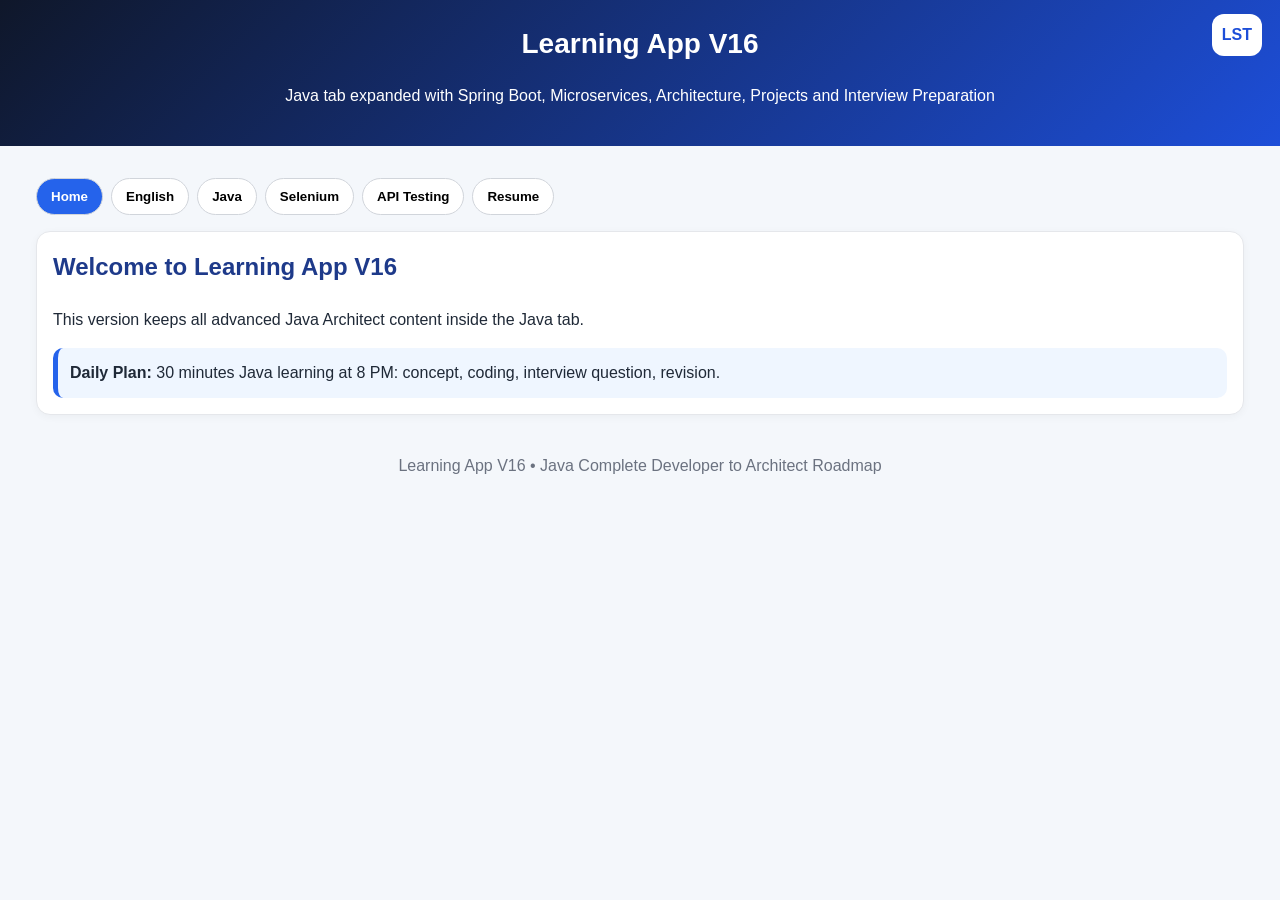
<file: index.html>
<!DOCTYPE html>
<html lang="en">
<head>
<meta charset="UTF-8">
<meta name="viewport" content="width=device-width, initial-scale=1.0">
<title>Learning App V16 - Java Expanded</title>
<link rel="manifest" href="manifest.json">
<link rel="stylesheet" href="style.css">
</head>
<body>
<header>
<div class="logo">LST</div>
<h1>Learning App V16</h1>
<p>Java tab expanded with Spring Boot, Microservices, Architecture, Projects and Interview Preparation</p>
</header>
<div class="wrap">
<div class="tabs"><button class="tab active" onclick="showTab('home',this)">Home</button><button class="tab " onclick="showTab('english',this)">English</button><button class="tab " onclick="showTab('java',this)">Java</button><button class="tab " onclick="showTab('selenium',this)">Selenium</button><button class="tab " onclick="showTab('api-testing',this)">API Testing</button><button class="tab " onclick="showTab('resume',this)">Resume</button></div>
<section id="home" class="section active"><div class="card"><h2>Welcome to Learning App V16</h2><p>This version keeps all advanced Java Architect content inside the Java tab.</p><div class="note"><b>Daily Plan:</b> 30 minutes Java learning at 8 PM: concept, coding, interview question, revision.</div></div></section><section id="english" class="section "><div class="card"><h2>English Learning</h2><ul><li>Daily 10 vocabulary words</li><li>Workplace English</li><li>Grammar practice</li><li>Email writing</li><li>Speaking practice</li></ul></div></section><section id="java" class="section ">
<div class="card">
  <h2>Java Tab - Expanded Learning App V16</h2>
  <p class="note">All advanced content is included inside this Java tab: Core Java, Advanced Java, Spring Boot, Microservices, Architecture, System Design, Real-Time Projects, and Interview Prep.</p>
</div>
<div class="subtabs"><button class="subtab active" onclick="showSubTab('java-core-java',this)">Core Java</button><button class="subtab " onclick="showSubTab('java-advanced-java',this)">Advanced Java</button><button class="subtab " onclick="showSubTab('java-spring-boot',this)">Spring Boot</button><button class="subtab " onclick="showSubTab('java-microservices',this)">Microservices</button><button class="subtab " onclick="showSubTab('java-architecture',this)">Architecture</button><button class="subtab " onclick="showSubTab('java-system-design',this)">System Design</button><button class="subtab " onclick="showSubTab('java-real-time-projects',this)">Real-Time Projects</button><button class="subtab " onclick="showSubTab('java-interview-prep',this)">Interview Prep</button></div>

<div id="java-core-java" class="subsection active">
  <div class="card">
    <h2>Core Java</h2>
    <input class="search" id="search-java-core-java" onkeyup="filterLessons('java-core-java')" placeholder="Search Core Java topics...">
  </div>
  <div class="grid">
<div class="lesson">
  <h3>Java Basics</h3>
  <p><b>Concept:</b> JDK, JRE, JVM, bytecode, variables, data types, operators, methods, loops.</p>
  <p><b>Full Details Included:</b></p>
  <ul>
    <li>Definition and purpose</li>
    <li>Architecture / flow explanation</li>
    <li>Real-time project usage</li>
    <li>Code or configuration example</li>
    <li>Best practices and common mistakes</li>
    <li>Interview preparation</li>
    <li>Hands-on practice task</li>
  </ul>
  <p><b>Example:</b></p>
  <pre>public class Main {
  public static void main(String[] args) {
    int score = 85;
    if (score &gt;= 75) {
      System.out.println(&quot;Good progress&quot;);
    }
  }
}</pre>
  <details><summary>Interview Questions</summary>
    <ol>
      <li>Explain Java Basics with real-time project example.</li>
      <li>What problem does this topic solve?</li>
      <li>What are the advantages and limitations?</li>
      <li>How will you use this in a Spring Boot / Microservices project?</li>
    </ol>
  </details>
  <details><summary>Hands-on Exercise</summary>
    <ol>
      <li>Create a small working example for this concept.</li>
      <li>Add logging and exception handling.</li>
      <li>Write 3 interview notes in your own words.</li>
    </ol>
  </details>
</div>


<div class="lesson">
  <h3>OOP Concepts</h3>
  <p><b>Concept:</b> Class, object, encapsulation, inheritance, polymorphism, abstraction, interface, abstract class.</p>
  <p><b>Full Details Included:</b></p>
  <ul>
    <li>Definition and purpose</li>
    <li>Architecture / flow explanation</li>
    <li>Real-time project usage</li>
    <li>Code or configuration example</li>
    <li>Best practices and common mistakes</li>
    <li>Interview preparation</li>
    <li>Hands-on practice task</li>
  </ul>
  <p><b>Example:</b></p>
  <pre>interface Payment {
  void pay(double amount);
}
class UpiPayment implements Payment {
  public void pay(double amount) {
    System.out.println(&quot;Paid &quot; + amount);
  }
}</pre>
  <details><summary>Interview Questions</summary>
    <ol>
      <li>Explain OOP Concepts with real-time project example.</li>
      <li>What problem does this topic solve?</li>
      <li>What are the advantages and limitations?</li>
      <li>How will you use this in a Spring Boot / Microservices project?</li>
    </ol>
  </details>
  <details><summary>Hands-on Exercise</summary>
    <ol>
      <li>Create a small working example for this concept.</li>
      <li>Add logging and exception handling.</li>
      <li>Write 3 interview notes in your own words.</li>
    </ol>
  </details>
</div>


<div class="lesson">
  <h3>Collections Framework</h3>
  <p><b>Concept:</b> ArrayList, LinkedList, HashSet, TreeSet, HashMap, TreeMap, Comparator, Comparable.</p>
  <p><b>Full Details Included:</b></p>
  <ul>
    <li>Definition and purpose</li>
    <li>Architecture / flow explanation</li>
    <li>Real-time project usage</li>
    <li>Code or configuration example</li>
    <li>Best practices and common mistakes</li>
    <li>Interview preparation</li>
    <li>Hands-on practice task</li>
  </ul>
  <p><b>Example:</b></p>
  <pre>Map&lt;String, Integer&gt; map = new HashMap&lt;&gt;();
map.put(&quot;Java&quot;, 1);
map.put(&quot;Spring&quot;, 2);</pre>
  <details><summary>Interview Questions</summary>
    <ol>
      <li>Explain Collections Framework with real-time project example.</li>
      <li>What problem does this topic solve?</li>
      <li>What are the advantages and limitations?</li>
      <li>How will you use this in a Spring Boot / Microservices project?</li>
    </ol>
  </details>
  <details><summary>Hands-on Exercise</summary>
    <ol>
      <li>Create a small working example for this concept.</li>
      <li>Add logging and exception handling.</li>
      <li>Write 3 interview notes in your own words.</li>
    </ol>
  </details>
</div>


<div class="lesson">
  <h3>Exception Handling</h3>
  <p><b>Concept:</b> try, catch, finally, throw, throws, checked exception, unchecked exception, custom exception.</p>
  <p><b>Full Details Included:</b></p>
  <ul>
    <li>Definition and purpose</li>
    <li>Architecture / flow explanation</li>
    <li>Real-time project usage</li>
    <li>Code or configuration example</li>
    <li>Best practices and common mistakes</li>
    <li>Interview preparation</li>
    <li>Hands-on practice task</li>
  </ul>
  <p><b>Example:</b></p>
  <pre>try {
  int result = 10 / 0;
} catch (ArithmeticException e) {
  System.out.println(&quot;Cannot divide by zero&quot;);
}</pre>
  <details><summary>Interview Questions</summary>
    <ol>
      <li>Explain Exception Handling with real-time project example.</li>
      <li>What problem does this topic solve?</li>
      <li>What are the advantages and limitations?</li>
      <li>How will you use this in a Spring Boot / Microservices project?</li>
    </ol>
  </details>
  <details><summary>Hands-on Exercise</summary>
    <ol>
      <li>Create a small working example for this concept.</li>
      <li>Add logging and exception handling.</li>
      <li>Write 3 interview notes in your own words.</li>
    </ol>
  </details>
</div>


<div class="lesson">
  <h3>Java 8/11/17 Features</h3>
  <p><b>Concept:</b> Lambda, streams, Optional, method reference, var, records, switch improvements.</p>
  <p><b>Full Details Included:</b></p>
  <ul>
    <li>Definition and purpose</li>
    <li>Architecture / flow explanation</li>
    <li>Real-time project usage</li>
    <li>Code or configuration example</li>
    <li>Best practices and common mistakes</li>
    <li>Interview preparation</li>
    <li>Hands-on practice task</li>
  </ul>
  <p><b>Example:</b></p>
  <pre>names.stream()
  .filter(n -&gt; n.startsWith(&quot;S&quot;))
  .forEach(System.out::println);</pre>
  <details><summary>Interview Questions</summary>
    <ol>
      <li>Explain Java 8/11/17 Features with real-time project example.</li>
      <li>What problem does this topic solve?</li>
      <li>What are the advantages and limitations?</li>
      <li>How will you use this in a Spring Boot / Microservices project?</li>
    </ol>
  </details>
  <details><summary>Hands-on Exercise</summary>
    <ol>
      <li>Create a small working example for this concept.</li>
      <li>Add logging and exception handling.</li>
      <li>Write 3 interview notes in your own words.</li>
    </ol>
  </details>
</div>
</div>
</div>

<div id="java-advanced-java" class="subsection ">
  <div class="card">
    <h2>Advanced Java</h2>
    <input class="search" id="search-java-advanced-java" onkeyup="filterLessons('java-advanced-java')" placeholder="Search Advanced Java topics...">
  </div>
  <div class="grid">
<div class="lesson">
  <h3>Multithreading</h3>
  <p><b>Concept:</b> Thread lifecycle, Runnable, Callable, Future, ExecutorService, synchronization, locks.</p>
  <p><b>Full Details Included:</b></p>
  <ul>
    <li>Definition and purpose</li>
    <li>Architecture / flow explanation</li>
    <li>Real-time project usage</li>
    <li>Code or configuration example</li>
    <li>Best practices and common mistakes</li>
    <li>Interview preparation</li>
    <li>Hands-on practice task</li>
  </ul>
  <p><b>Example:</b></p>
  <pre>ExecutorService service = Executors.newFixedThreadPool(2);
service.submit(() -&gt; System.out.println(&quot;Task running&quot;));
service.shutdown();</pre>
  <details><summary>Interview Questions</summary>
    <ol>
      <li>Explain Multithreading with real-time project example.</li>
      <li>What problem does this topic solve?</li>
      <li>What are the advantages and limitations?</li>
      <li>How will you use this in a Spring Boot / Microservices project?</li>
    </ol>
  </details>
  <details><summary>Hands-on Exercise</summary>
    <ol>
      <li>Create a small working example for this concept.</li>
      <li>Add logging and exception handling.</li>
      <li>Write 3 interview notes in your own words.</li>
    </ol>
  </details>
</div>


<div class="lesson">
  <h3>JVM Internals</h3>
  <p><b>Concept:</b> Class loader, heap, stack, metaspace, JIT, garbage collection, memory tuning.</p>
  <p><b>Full Details Included:</b></p>
  <ul>
    <li>Definition and purpose</li>
    <li>Architecture / flow explanation</li>
    <li>Real-time project usage</li>
    <li>Code or configuration example</li>
    <li>Best practices and common mistakes</li>
    <li>Interview preparation</li>
    <li>Hands-on practice task</li>
  </ul>
  <p><b>Example:</b></p>
  <pre>// Example JVM command
// java -Xms512m -Xmx1024m -jar app.jar</pre>
  <details><summary>Interview Questions</summary>
    <ol>
      <li>Explain JVM Internals with real-time project example.</li>
      <li>What problem does this topic solve?</li>
      <li>What are the advantages and limitations?</li>
      <li>How will you use this in a Spring Boot / Microservices project?</li>
    </ol>
  </details>
  <details><summary>Hands-on Exercise</summary>
    <ol>
      <li>Create a small working example for this concept.</li>
      <li>Add logging and exception handling.</li>
      <li>Write 3 interview notes in your own words.</li>
    </ol>
  </details>
</div>


<div class="lesson">
  <h3>Garbage Collection</h3>
  <p><b>Concept:</b> Minor GC, major GC, G1GC, ZGC, heap tuning, memory leak analysis.</p>
  <p><b>Full Details Included:</b></p>
  <ul>
    <li>Definition and purpose</li>
    <li>Architecture / flow explanation</li>
    <li>Real-time project usage</li>
    <li>Code or configuration example</li>
    <li>Best practices and common mistakes</li>
    <li>Interview preparation</li>
    <li>Hands-on practice task</li>
  </ul>
  <p><b>Example:</b></p>
  <pre>// Use VisualVM or Java Flight Recorder to monitor heap usage.</pre>
  <details><summary>Interview Questions</summary>
    <ol>
      <li>Explain Garbage Collection with real-time project example.</li>
      <li>What problem does this topic solve?</li>
      <li>What are the advantages and limitations?</li>
      <li>How will you use this in a Spring Boot / Microservices project?</li>
    </ol>
  </details>
  <details><summary>Hands-on Exercise</summary>
    <ol>
      <li>Create a small working example for this concept.</li>
      <li>Add logging and exception handling.</li>
      <li>Write 3 interview notes in your own words.</li>
    </ol>
  </details>
</div>


<div class="lesson">
  <h3>Design Patterns</h3>
  <p><b>Concept:</b> Singleton, Factory, Builder, Strategy, Observer, Adapter, Facade, DAO.</p>
  <p><b>Full Details Included:</b></p>
  <ul>
    <li>Definition and purpose</li>
    <li>Architecture / flow explanation</li>
    <li>Real-time project usage</li>
    <li>Code or configuration example</li>
    <li>Best practices and common mistakes</li>
    <li>Interview preparation</li>
    <li>Hands-on practice task</li>
  </ul>
  <p><b>Example:</b></p>
  <pre>class Singleton {
  private static final Singleton INSTANCE = new Singleton();
  private Singleton() {}
  public static Singleton getInstance() { return INSTANCE; }
}</pre>
  <details><summary>Interview Questions</summary>
    <ol>
      <li>Explain Design Patterns with real-time project example.</li>
      <li>What problem does this topic solve?</li>
      <li>What are the advantages and limitations?</li>
      <li>How will you use this in a Spring Boot / Microservices project?</li>
    </ol>
  </details>
  <details><summary>Hands-on Exercise</summary>
    <ol>
      <li>Create a small working example for this concept.</li>
      <li>Add logging and exception handling.</li>
      <li>Write 3 interview notes in your own words.</li>
    </ol>
  </details>
</div>


<div class="lesson">
  <h3>JDBC</h3>
  <p><b>Concept:</b> Connection, PreparedStatement, ResultSet, transactions, connection pool, SQL injection prevention.</p>
  <p><b>Full Details Included:</b></p>
  <ul>
    <li>Definition and purpose</li>
    <li>Architecture / flow explanation</li>
    <li>Real-time project usage</li>
    <li>Code or configuration example</li>
    <li>Best practices and common mistakes</li>
    <li>Interview preparation</li>
    <li>Hands-on practice task</li>
  </ul>
  <p><b>Example:</b></p>
  <pre>PreparedStatement ps = con.prepareStatement(
  &quot;select * from employee where id=?&quot;);
ps.setLong(1, 101L);</pre>
  <details><summary>Interview Questions</summary>
    <ol>
      <li>Explain JDBC with real-time project example.</li>
      <li>What problem does this topic solve?</li>
      <li>What are the advantages and limitations?</li>
      <li>How will you use this in a Spring Boot / Microservices project?</li>
    </ol>
  </details>
  <details><summary>Hands-on Exercise</summary>
    <ol>
      <li>Create a small working example for this concept.</li>
      <li>Add logging and exception handling.</li>
      <li>Write 3 interview notes in your own words.</li>
    </ol>
  </details>
</div>
</div>
</div>

<div id="java-spring-boot" class="subsection ">
  <div class="card">
    <h2>Spring Boot</h2>
    <input class="search" id="search-java-spring-boot" onkeyup="filterLessons('java-spring-boot')" placeholder="Search Spring Boot topics...">
  </div>
  <div class="grid">
<div class="lesson">
  <h3>Spring Boot Fundamentals</h3>
  <p><b>Concept:</b> Auto configuration, starter dependencies, embedded Tomcat, profiles, application.properties.</p>
  <p><b>Full Details Included:</b></p>
  <ul>
    <li>Definition and purpose</li>
    <li>Architecture / flow explanation</li>
    <li>Real-time project usage</li>
    <li>Code or configuration example</li>
    <li>Best practices and common mistakes</li>
    <li>Interview preparation</li>
    <li>Hands-on practice task</li>
  </ul>
  <p><b>Example:</b></p>
  <pre>@SpringBootApplication
public class App {
  public static void main(String[] args) {
    SpringApplication.run(App.class, args);
  }
}</pre>
  <details><summary>Interview Questions</summary>
    <ol>
      <li>Explain Spring Boot Fundamentals with real-time project example.</li>
      <li>What problem does this topic solve?</li>
      <li>What are the advantages and limitations?</li>
      <li>How will you use this in a Spring Boot / Microservices project?</li>
    </ol>
  </details>
  <details><summary>Hands-on Exercise</summary>
    <ol>
      <li>Create a small working example for this concept.</li>
      <li>Add logging and exception handling.</li>
      <li>Write 3 interview notes in your own words.</li>
    </ol>
  </details>
</div>


<div class="lesson">
  <h3>REST API Development</h3>
  <p><b>Concept:</b> Controller, Service, Repository, DTO, validation, status code, ResponseEntity.</p>
  <p><b>Full Details Included:</b></p>
  <ul>
    <li>Definition and purpose</li>
    <li>Architecture / flow explanation</li>
    <li>Real-time project usage</li>
    <li>Code or configuration example</li>
    <li>Best practices and common mistakes</li>
    <li>Interview preparation</li>
    <li>Hands-on practice task</li>
  </ul>
  <p><b>Example:</b></p>
  <pre>@RestController
@RequestMapping(&quot;/api/employees&quot;)
class EmployeeController {
  @GetMapping(&quot;/{id}&quot;)
  ResponseEntity&lt;String&gt; getEmployee(@PathVariable Long id) {
    return ResponseEntity.ok(&quot;Employee &quot; + id);
  }
}</pre>
  <details><summary>Interview Questions</summary>
    <ol>
      <li>Explain REST API Development with real-time project example.</li>
      <li>What problem does this topic solve?</li>
      <li>What are the advantages and limitations?</li>
      <li>How will you use this in a Spring Boot / Microservices project?</li>
    </ol>
  </details>
  <details><summary>Hands-on Exercise</summary>
    <ol>
      <li>Create a small working example for this concept.</li>
      <li>Add logging and exception handling.</li>
      <li>Write 3 interview notes in your own words.</li>
    </ol>
  </details>
</div>


<div class="lesson">
  <h3>Spring Data JPA</h3>
  <p><b>Concept:</b> Entity, Repository, JpaRepository, relationships, pagination, sorting, transactions.</p>
  <p><b>Full Details Included:</b></p>
  <ul>
    <li>Definition and purpose</li>
    <li>Architecture / flow explanation</li>
    <li>Real-time project usage</li>
    <li>Code or configuration example</li>
    <li>Best practices and common mistakes</li>
    <li>Interview preparation</li>
    <li>Hands-on practice task</li>
  </ul>
  <p><b>Example:</b></p>
  <pre>@Entity
class Employee {
  @Id @GeneratedValue
  private Long id;
  private String name;
}</pre>
  <details><summary>Interview Questions</summary>
    <ol>
      <li>Explain Spring Data JPA with real-time project example.</li>
      <li>What problem does this topic solve?</li>
      <li>What are the advantages and limitations?</li>
      <li>How will you use this in a Spring Boot / Microservices project?</li>
    </ol>
  </details>
  <details><summary>Hands-on Exercise</summary>
    <ol>
      <li>Create a small working example for this concept.</li>
      <li>Add logging and exception handling.</li>
      <li>Write 3 interview notes in your own words.</li>
    </ol>
  </details>
</div>


<div class="lesson">
  <h3>Spring Security JWT</h3>
  <p><b>Concept:</b> Authentication, authorization, BCrypt, JWT token generation, filters, role-based access.</p>
  <p><b>Full Details Included:</b></p>
  <ul>
    <li>Definition and purpose</li>
    <li>Architecture / flow explanation</li>
    <li>Real-time project usage</li>
    <li>Code or configuration example</li>
    <li>Best practices and common mistakes</li>
    <li>Interview preparation</li>
    <li>Hands-on practice task</li>
  </ul>
  <p><b>Example:</b></p>
  <pre>@Bean
PasswordEncoder passwordEncoder() {
  return new BCryptPasswordEncoder();
}</pre>
  <details><summary>Interview Questions</summary>
    <ol>
      <li>Explain Spring Security JWT with real-time project example.</li>
      <li>What problem does this topic solve?</li>
      <li>What are the advantages and limitations?</li>
      <li>How will you use this in a Spring Boot / Microservices project?</li>
    </ol>
  </details>
  <details><summary>Hands-on Exercise</summary>
    <ol>
      <li>Create a small working example for this concept.</li>
      <li>Add logging and exception handling.</li>
      <li>Write 3 interview notes in your own words.</li>
    </ol>
  </details>
</div>


<div class="lesson">
  <h3>Spring Boot Advanced</h3>
  <p><b>Concept:</b> Redis cache, Spring Batch, WebFlux, GraphQL, actuator, logging, testing.</p>
  <p><b>Full Details Included:</b></p>
  <ul>
    <li>Definition and purpose</li>
    <li>Architecture / flow explanation</li>
    <li>Real-time project usage</li>
    <li>Code or configuration example</li>
    <li>Best practices and common mistakes</li>
    <li>Interview preparation</li>
    <li>Hands-on practice task</li>
  </ul>
  <p><b>Example:</b></p>
  <pre>@Cacheable(&quot;employees&quot;)
public Employee getEmployee(Long id) {
  return repository.findById(id).orElseThrow();
}</pre>
  <details><summary>Interview Questions</summary>
    <ol>
      <li>Explain Spring Boot Advanced with real-time project example.</li>
      <li>What problem does this topic solve?</li>
      <li>What are the advantages and limitations?</li>
      <li>How will you use this in a Spring Boot / Microservices project?</li>
    </ol>
  </details>
  <details><summary>Hands-on Exercise</summary>
    <ol>
      <li>Create a small working example for this concept.</li>
      <li>Add logging and exception handling.</li>
      <li>Write 3 interview notes in your own words.</li>
    </ol>
  </details>
</div>


<div class="lesson">
  <h3>Spring Cloud</h3>
  <p><b>Concept:</b> Eureka, Config Server, Gateway, OpenFeign, Resilience4j, distributed tracing.</p>
  <p><b>Full Details Included:</b></p>
  <ul>
    <li>Definition and purpose</li>
    <li>Architecture / flow explanation</li>
    <li>Real-time project usage</li>
    <li>Code or configuration example</li>
    <li>Best practices and common mistakes</li>
    <li>Interview preparation</li>
    <li>Hands-on practice task</li>
  </ul>
  <p><b>Example:</b></p>
  <pre>@EnableDiscoveryClient
@SpringBootApplication
class OrderServiceApplication {}</pre>
  <details><summary>Interview Questions</summary>
    <ol>
      <li>Explain Spring Cloud with real-time project example.</li>
      <li>What problem does this topic solve?</li>
      <li>What are the advantages and limitations?</li>
      <li>How will you use this in a Spring Boot / Microservices project?</li>
    </ol>
  </details>
  <details><summary>Hands-on Exercise</summary>
    <ol>
      <li>Create a small working example for this concept.</li>
      <li>Add logging and exception handling.</li>
      <li>Write 3 interview notes in your own words.</li>
    </ol>
  </details>
</div>
</div>
</div>

<div id="java-microservices" class="subsection ">
  <div class="card">
    <h2>Microservices</h2>
    <input class="search" id="search-java-microservices" onkeyup="filterLessons('java-microservices')" placeholder="Search Microservices topics...">
  </div>
  <div class="grid">
<div class="lesson">
  <h3>Microservices Fundamentals</h3>
  <p><b>Concept:</b> Monolith vs microservices, bounded context, independent deployment, database per service.</p>
  <p><b>Full Details Included:</b></p>
  <ul>
    <li>Definition and purpose</li>
    <li>Architecture / flow explanation</li>
    <li>Real-time project usage</li>
    <li>Code or configuration example</li>
    <li>Best practices and common mistakes</li>
    <li>Interview preparation</li>
    <li>Hands-on practice task</li>
  </ul>
  <p><b>Example:</b></p>
  <pre>Client -&gt; API Gateway -&gt; Order Service -&gt; Payment Service</pre>
  <details><summary>Interview Questions</summary>
    <ol>
      <li>Explain Microservices Fundamentals with real-time project example.</li>
      <li>What problem does this topic solve?</li>
      <li>What are the advantages and limitations?</li>
      <li>How will you use this in a Spring Boot / Microservices project?</li>
    </ol>
  </details>
  <details><summary>Hands-on Exercise</summary>
    <ol>
      <li>Create a small working example for this concept.</li>
      <li>Add logging and exception handling.</li>
      <li>Write 3 interview notes in your own words.</li>
    </ol>
  </details>
</div>


<div class="lesson">
  <h3>Service Discovery</h3>
  <p><b>Concept:</b> Eureka server/client, registry, service lookup, load-balanced communication.</p>
  <p><b>Full Details Included:</b></p>
  <ul>
    <li>Definition and purpose</li>
    <li>Architecture / flow explanation</li>
    <li>Real-time project usage</li>
    <li>Code or configuration example</li>
    <li>Best practices and common mistakes</li>
    <li>Interview preparation</li>
    <li>Hands-on practice task</li>
  </ul>
  <p><b>Example:</b></p>
  <pre>@EnableEurekaServer
@SpringBootApplication
class DiscoveryServer {}</pre>
  <details><summary>Interview Questions</summary>
    <ol>
      <li>Explain Service Discovery with real-time project example.</li>
      <li>What problem does this topic solve?</li>
      <li>What are the advantages and limitations?</li>
      <li>How will you use this in a Spring Boot / Microservices project?</li>
    </ol>
  </details>
  <details><summary>Hands-on Exercise</summary>
    <ol>
      <li>Create a small working example for this concept.</li>
      <li>Add logging and exception handling.</li>
      <li>Write 3 interview notes in your own words.</li>
    </ol>
  </details>
</div>


<div class="lesson">
  <h3>API Gateway</h3>
  <p><b>Concept:</b> Routing, authentication, authorization, rate limiting, logging, request filtering.</p>
  <p><b>Full Details Included:</b></p>
  <ul>
    <li>Definition and purpose</li>
    <li>Architecture / flow explanation</li>
    <li>Real-time project usage</li>
    <li>Code or configuration example</li>
    <li>Best practices and common mistakes</li>
    <li>Interview preparation</li>
    <li>Hands-on practice task</li>
  </ul>
  <p><b>Example:</b></p>
  <pre>spring:
  cloud:
    gateway:
      routes:
      - id: order-service
        uri: lb://ORDER-SERVICE
        predicates:
        - Path=/orders/**</pre>
  <details><summary>Interview Questions</summary>
    <ol>
      <li>Explain API Gateway with real-time project example.</li>
      <li>What problem does this topic solve?</li>
      <li>What are the advantages and limitations?</li>
      <li>How will you use this in a Spring Boot / Microservices project?</li>
    </ol>
  </details>
  <details><summary>Hands-on Exercise</summary>
    <ol>
      <li>Create a small working example for this concept.</li>
      <li>Add logging and exception handling.</li>
      <li>Write 3 interview notes in your own words.</li>
    </ol>
  </details>
</div>


<div class="lesson">
  <h3>Config Server</h3>
  <p><b>Concept:</b> Centralized configuration, environment profiles, externalized properties.</p>
  <p><b>Full Details Included:</b></p>
  <ul>
    <li>Definition and purpose</li>
    <li>Architecture / flow explanation</li>
    <li>Real-time project usage</li>
    <li>Code or configuration example</li>
    <li>Best practices and common mistakes</li>
    <li>Interview preparation</li>
    <li>Hands-on practice task</li>
  </ul>
  <p><b>Example:</b></p>
  <pre>spring:
  cloud:
    config:
      uri: http://config-server:8888</pre>
  <details><summary>Interview Questions</summary>
    <ol>
      <li>Explain Config Server with real-time project example.</li>
      <li>What problem does this topic solve?</li>
      <li>What are the advantages and limitations?</li>
      <li>How will you use this in a Spring Boot / Microservices project?</li>
    </ol>
  </details>
  <details><summary>Hands-on Exercise</summary>
    <ol>
      <li>Create a small working example for this concept.</li>
      <li>Add logging and exception handling.</li>
      <li>Write 3 interview notes in your own words.</li>
    </ol>
  </details>
</div>


<div class="lesson">
  <h3>Circuit Breaker</h3>
  <p><b>Concept:</b> Resilience4j, fallback method, retry, timeout, bulkhead, fault tolerance.</p>
  <p><b>Full Details Included:</b></p>
  <ul>
    <li>Definition and purpose</li>
    <li>Architecture / flow explanation</li>
    <li>Real-time project usage</li>
    <li>Code or configuration example</li>
    <li>Best practices and common mistakes</li>
    <li>Interview preparation</li>
    <li>Hands-on practice task</li>
  </ul>
  <p><b>Example:</b></p>
  <pre>@CircuitBreaker(name=&quot;paymentService&quot;, fallbackMethod=&quot;fallback&quot;)
public String callPayment() {
  return restTemplate.getForObject(url, String.class);
}</pre>
  <details><summary>Interview Questions</summary>
    <ol>
      <li>Explain Circuit Breaker with real-time project example.</li>
      <li>What problem does this topic solve?</li>
      <li>What are the advantages and limitations?</li>
      <li>How will you use this in a Spring Boot / Microservices project?</li>
    </ol>
  </details>
  <details><summary>Hands-on Exercise</summary>
    <ol>
      <li>Create a small working example for this concept.</li>
      <li>Add logging and exception handling.</li>
      <li>Write 3 interview notes in your own words.</li>
    </ol>
  </details>
</div>


<div class="lesson">
  <h3>Kafka</h3>
  <p><b>Concept:</b> Producer, consumer, broker, topic, partition, offset, consumer group, event streaming.</p>
  <p><b>Full Details Included:</b></p>
  <ul>
    <li>Definition and purpose</li>
    <li>Architecture / flow explanation</li>
    <li>Real-time project usage</li>
    <li>Code or configuration example</li>
    <li>Best practices and common mistakes</li>
    <li>Interview preparation</li>
    <li>Hands-on practice task</li>
  </ul>
  <p><b>Example:</b></p>
  <pre>kafkaTemplate.send(&quot;order-created&quot;, orderEvent);</pre>
  <details><summary>Interview Questions</summary>
    <ol>
      <li>Explain Kafka with real-time project example.</li>
      <li>What problem does this topic solve?</li>
      <li>What are the advantages and limitations?</li>
      <li>How will you use this in a Spring Boot / Microservices project?</li>
    </ol>
  </details>
  <details><summary>Hands-on Exercise</summary>
    <ol>
      <li>Create a small working example for this concept.</li>
      <li>Add logging and exception handling.</li>
      <li>Write 3 interview notes in your own words.</li>
    </ol>
  </details>
</div>


<div class="lesson">
  <h3>RabbitMQ</h3>
  <p><b>Concept:</b> Exchange, queue, binding, routing key, producer, consumer.</p>
  <p><b>Full Details Included:</b></p>
  <ul>
    <li>Definition and purpose</li>
    <li>Architecture / flow explanation</li>
    <li>Real-time project usage</li>
    <li>Code or configuration example</li>
    <li>Best practices and common mistakes</li>
    <li>Interview preparation</li>
    <li>Hands-on practice task</li>
  </ul>
  <p><b>Example:</b></p>
  <pre>rabbitTemplate.convertAndSend(&quot;order.exchange&quot;, &quot;order.created&quot;, order);</pre>
  <details><summary>Interview Questions</summary>
    <ol>
      <li>Explain RabbitMQ with real-time project example.</li>
      <li>What problem does this topic solve?</li>
      <li>What are the advantages and limitations?</li>
      <li>How will you use this in a Spring Boot / Microservices project?</li>
    </ol>
  </details>
  <details><summary>Hands-on Exercise</summary>
    <ol>
      <li>Create a small working example for this concept.</li>
      <li>Add logging and exception handling.</li>
      <li>Write 3 interview notes in your own words.</li>
    </ol>
  </details>
</div>


<div class="lesson">
  <h3>Saga Pattern</h3>
  <p><b>Concept:</b> Distributed transaction management using choreography or orchestration.</p>
  <p><b>Full Details Included:</b></p>
  <ul>
    <li>Definition and purpose</li>
    <li>Architecture / flow explanation</li>
    <li>Real-time project usage</li>
    <li>Code or configuration example</li>
    <li>Best practices and common mistakes</li>
    <li>Interview preparation</li>
    <li>Hands-on practice task</li>
  </ul>
  <p><b>Example:</b></p>
  <pre>Order Created -&gt; Reserve Inventory -&gt; Process Payment -&gt; Ship Order</pre>
  <details><summary>Interview Questions</summary>
    <ol>
      <li>Explain Saga Pattern with real-time project example.</li>
      <li>What problem does this topic solve?</li>
      <li>What are the advantages and limitations?</li>
      <li>How will you use this in a Spring Boot / Microservices project?</li>
    </ol>
  </details>
  <details><summary>Hands-on Exercise</summary>
    <ol>
      <li>Create a small working example for this concept.</li>
      <li>Add logging and exception handling.</li>
      <li>Write 3 interview notes in your own words.</li>
    </ol>
  </details>
</div>


<div class="lesson">
  <h3>CQRS</h3>
  <p><b>Concept:</b> Separate command model and query model for performance and scalability.</p>
  <p><b>Full Details Included:</b></p>
  <ul>
    <li>Definition and purpose</li>
    <li>Architecture / flow explanation</li>
    <li>Real-time project usage</li>
    <li>Code or configuration example</li>
    <li>Best practices and common mistakes</li>
    <li>Interview preparation</li>
    <li>Hands-on practice task</li>
  </ul>
  <p><b>Example:</b></p>
  <pre>Command: CreateOrder
Query: GetOrderSummary</pre>
  <details><summary>Interview Questions</summary>
    <ol>
      <li>Explain CQRS with real-time project example.</li>
      <li>What problem does this topic solve?</li>
      <li>What are the advantages and limitations?</li>
      <li>How will you use this in a Spring Boot / Microservices project?</li>
    </ol>
  </details>
  <details><summary>Hands-on Exercise</summary>
    <ol>
      <li>Create a small working example for this concept.</li>
      <li>Add logging and exception handling.</li>
      <li>Write 3 interview notes in your own words.</li>
    </ol>
  </details>
</div>


<div class="lesson">
  <h3>Event Sourcing</h3>
  <p><b>Concept:</b> Store all state changes as events instead of only current state.</p>
  <p><b>Full Details Included:</b></p>
  <ul>
    <li>Definition and purpose</li>
    <li>Architecture / flow explanation</li>
    <li>Real-time project usage</li>
    <li>Code or configuration example</li>
    <li>Best practices and common mistakes</li>
    <li>Interview preparation</li>
    <li>Hands-on practice task</li>
  </ul>
  <p><b>Example:</b></p>
  <pre>OrderCreated -&gt; PaymentCompleted -&gt; OrderShipped</pre>
  <details><summary>Interview Questions</summary>
    <ol>
      <li>Explain Event Sourcing with real-time project example.</li>
      <li>What problem does this topic solve?</li>
      <li>What are the advantages and limitations?</li>
      <li>How will you use this in a Spring Boot / Microservices project?</li>
    </ol>
  </details>
  <details><summary>Hands-on Exercise</summary>
    <ol>
      <li>Create a small working example for this concept.</li>
      <li>Add logging and exception handling.</li>
      <li>Write 3 interview notes in your own words.</li>
    </ol>
  </details>
</div>


<div class="lesson">
  <h3>Distributed Tracing</h3>
  <p><b>Concept:</b> Trace request flow across services using traceId and spanId.</p>
  <p><b>Full Details Included:</b></p>
  <ul>
    <li>Definition and purpose</li>
    <li>Architecture / flow explanation</li>
    <li>Real-time project usage</li>
    <li>Code or configuration example</li>
    <li>Best practices and common mistakes</li>
    <li>Interview preparation</li>
    <li>Hands-on practice task</li>
  </ul>
  <p><b>Example:</b></p>
  <pre>Gateway traceId=abc123 -&gt; Order Service -&gt; Payment Service</pre>
  <details><summary>Interview Questions</summary>
    <ol>
      <li>Explain Distributed Tracing with real-time project example.</li>
      <li>What problem does this topic solve?</li>
      <li>What are the advantages and limitations?</li>
      <li>How will you use this in a Spring Boot / Microservices project?</li>
    </ol>
  </details>
  <details><summary>Hands-on Exercise</summary>
    <ol>
      <li>Create a small working example for this concept.</li>
      <li>Add logging and exception handling.</li>
      <li>Write 3 interview notes in your own words.</li>
    </ol>
  </details>
</div>
</div>
</div>

<div id="java-architecture" class="subsection ">
  <div class="card">
    <h2>Architecture</h2>
    <input class="search" id="search-java-architecture" onkeyup="filterLessons('java-architecture')" placeholder="Search Architecture topics...">
  </div>
  <div class="grid">
<div class="lesson">
  <h3>Software Architecture Fundamentals</h3>
  <p><b>Concept:</b> Architecture styles, quality attributes, tradeoffs, ADR, scalability, reliability.</p>
  <p><b>Full Details Included:</b></p>
  <ul>
    <li>Definition and purpose</li>
    <li>Architecture / flow explanation</li>
    <li>Real-time project usage</li>
    <li>Code or configuration example</li>
    <li>Best practices and common mistakes</li>
    <li>Interview preparation</li>
    <li>Hands-on practice task</li>
  </ul>
  <p><b>Example:</b></p>
  <pre>ADR:
Decision: Use Kafka for async events
Reason: Loose coupling and resilience</pre>
  <details><summary>Interview Questions</summary>
    <ol>
      <li>Explain Software Architecture Fundamentals with real-time project example.</li>
      <li>What problem does this topic solve?</li>
      <li>What are the advantages and limitations?</li>
      <li>How will you use this in a Spring Boot / Microservices project?</li>
    </ol>
  </details>
  <details><summary>Hands-on Exercise</summary>
    <ol>
      <li>Create a small working example for this concept.</li>
      <li>Add logging and exception handling.</li>
      <li>Write 3 interview notes in your own words.</li>
    </ol>
  </details>
</div>


<div class="lesson">
  <h3>High-Level Design</h3>
  <p><b>Concept:</b> System components, service boundaries, external systems, security, data flow.</p>
  <p><b>Full Details Included:</b></p>
  <ul>
    <li>Definition and purpose</li>
    <li>Architecture / flow explanation</li>
    <li>Real-time project usage</li>
    <li>Code or configuration example</li>
    <li>Best practices and common mistakes</li>
    <li>Interview preparation</li>
    <li>Hands-on practice task</li>
  </ul>
  <p><b>Example:</b></p>
  <pre>User -&gt; UI -&gt; API Gateway -&gt; Services -&gt; Database</pre>
  <details><summary>Interview Questions</summary>
    <ol>
      <li>Explain High-Level Design with real-time project example.</li>
      <li>What problem does this topic solve?</li>
      <li>What are the advantages and limitations?</li>
      <li>How will you use this in a Spring Boot / Microservices project?</li>
    </ol>
  </details>
  <details><summary>Hands-on Exercise</summary>
    <ol>
      <li>Create a small working example for this concept.</li>
      <li>Add logging and exception handling.</li>
      <li>Write 3 interview notes in your own words.</li>
    </ol>
  </details>
</div>


<div class="lesson">
  <h3>Low-Level Design</h3>
  <p><b>Concept:</b> Class diagrams, sequence diagrams, interfaces, SOLID, design patterns.</p>
  <p><b>Full Details Included:</b></p>
  <ul>
    <li>Definition and purpose</li>
    <li>Architecture / flow explanation</li>
    <li>Real-time project usage</li>
    <li>Code or configuration example</li>
    <li>Best practices and common mistakes</li>
    <li>Interview preparation</li>
    <li>Hands-on practice task</li>
  </ul>
  <p><b>Example:</b></p>
  <pre>interface NotificationService {
  void send(String message);
}</pre>
  <details><summary>Interview Questions</summary>
    <ol>
      <li>Explain Low-Level Design with real-time project example.</li>
      <li>What problem does this topic solve?</li>
      <li>What are the advantages and limitations?</li>
      <li>How will you use this in a Spring Boot / Microservices project?</li>
    </ol>
  </details>
  <details><summary>Hands-on Exercise</summary>
    <ol>
      <li>Create a small working example for this concept.</li>
      <li>Add logging and exception handling.</li>
      <li>Write 3 interview notes in your own words.</li>
    </ol>
  </details>
</div>


<div class="lesson">
  <h3>Clean Architecture</h3>
  <p><b>Concept:</b> Separate controller, use case, domain, repository, and infrastructure layers.</p>
  <p><b>Full Details Included:</b></p>
  <ul>
    <li>Definition and purpose</li>
    <li>Architecture / flow explanation</li>
    <li>Real-time project usage</li>
    <li>Code or configuration example</li>
    <li>Best practices and common mistakes</li>
    <li>Interview preparation</li>
    <li>Hands-on practice task</li>
  </ul>
  <p><b>Example:</b></p>
  <pre>Controller -&gt; UseCase -&gt; Domain -&gt; Repository</pre>
  <details><summary>Interview Questions</summary>
    <ol>
      <li>Explain Clean Architecture with real-time project example.</li>
      <li>What problem does this topic solve?</li>
      <li>What are the advantages and limitations?</li>
      <li>How will you use this in a Spring Boot / Microservices project?</li>
    </ol>
  </details>
  <details><summary>Hands-on Exercise</summary>
    <ol>
      <li>Create a small working example for this concept.</li>
      <li>Add logging and exception handling.</li>
      <li>Write 3 interview notes in your own words.</li>
    </ol>
  </details>
</div>


<div class="lesson">
  <h3>Domain Driven Design</h3>
  <p><b>Concept:</b> Domain, bounded context, entity, value object, aggregate, repository.</p>
  <p><b>Full Details Included:</b></p>
  <ul>
    <li>Definition and purpose</li>
    <li>Architecture / flow explanation</li>
    <li>Real-time project usage</li>
    <li>Code or configuration example</li>
    <li>Best practices and common mistakes</li>
    <li>Interview preparation</li>
    <li>Hands-on practice task</li>
  </ul>
  <p><b>Example:</b></p>
  <pre>Order Domain:
Order Aggregate
OrderItem Value Object
Payment Status</pre>
  <details><summary>Interview Questions</summary>
    <ol>
      <li>Explain Domain Driven Design with real-time project example.</li>
      <li>What problem does this topic solve?</li>
      <li>What are the advantages and limitations?</li>
      <li>How will you use this in a Spring Boot / Microservices project?</li>
    </ol>
  </details>
  <details><summary>Hands-on Exercise</summary>
    <ol>
      <li>Create a small working example for this concept.</li>
      <li>Add logging and exception handling.</li>
      <li>Write 3 interview notes in your own words.</li>
    </ol>
  </details>
</div>


<div class="lesson">
  <h3>API Architecture</h3>
  <p><b>Concept:</b> REST, GraphQL, gRPC, versioning, pagination, filtering, API governance.</p>
  <p><b>Full Details Included:</b></p>
  <ul>
    <li>Definition and purpose</li>
    <li>Architecture / flow explanation</li>
    <li>Real-time project usage</li>
    <li>Code or configuration example</li>
    <li>Best practices and common mistakes</li>
    <li>Interview preparation</li>
    <li>Hands-on practice task</li>
  </ul>
  <p><b>Example:</b></p>
  <pre>GET /api/v1/orders/{orderId}</pre>
  <details><summary>Interview Questions</summary>
    <ol>
      <li>Explain API Architecture with real-time project example.</li>
      <li>What problem does this topic solve?</li>
      <li>What are the advantages and limitations?</li>
      <li>How will you use this in a Spring Boot / Microservices project?</li>
    </ol>
  </details>
  <details><summary>Hands-on Exercise</summary>
    <ol>
      <li>Create a small working example for this concept.</li>
      <li>Add logging and exception handling.</li>
      <li>Write 3 interview notes in your own words.</li>
    </ol>
  </details>
</div>


<div class="lesson">
  <h3>Cloud Architecture</h3>
  <p><b>Concept:</b> AWS/Azure compute, storage, databases, networking, monitoring, cost optimization.</p>
  <p><b>Full Details Included:</b></p>
  <ul>
    <li>Definition and purpose</li>
    <li>Architecture / flow explanation</li>
    <li>Real-time project usage</li>
    <li>Code or configuration example</li>
    <li>Best practices and common mistakes</li>
    <li>Interview preparation</li>
    <li>Hands-on practice task</li>
  </ul>
  <p><b>Example:</b></p>
  <pre>API Gateway + EKS + RDS + Redis + CloudWatch</pre>
  <details><summary>Interview Questions</summary>
    <ol>
      <li>Explain Cloud Architecture with real-time project example.</li>
      <li>What problem does this topic solve?</li>
      <li>What are the advantages and limitations?</li>
      <li>How will you use this in a Spring Boot / Microservices project?</li>
    </ol>
  </details>
  <details><summary>Hands-on Exercise</summary>
    <ol>
      <li>Create a small working example for this concept.</li>
      <li>Add logging and exception handling.</li>
      <li>Write 3 interview notes in your own words.</li>
    </ol>
  </details>
</div>


<div class="lesson">
  <h3>Kubernetes Architecture</h3>
  <p><b>Concept:</b> Pod, deployment, service, ingress, HPA, ConfigMap, Secret, Helm, GitOps.</p>
  <p><b>Full Details Included:</b></p>
  <ul>
    <li>Definition and purpose</li>
    <li>Architecture / flow explanation</li>
    <li>Real-time project usage</li>
    <li>Code or configuration example</li>
    <li>Best practices and common mistakes</li>
    <li>Interview preparation</li>
    <li>Hands-on practice task</li>
  </ul>
  <p><b>Example:</b></p>
  <pre>apiVersion: apps/v1
kind: Deployment
metadata:
  name: order-service</pre>
  <details><summary>Interview Questions</summary>
    <ol>
      <li>Explain Kubernetes Architecture with real-time project example.</li>
      <li>What problem does this topic solve?</li>
      <li>What are the advantages and limitations?</li>
      <li>How will you use this in a Spring Boot / Microservices project?</li>
    </ol>
  </details>
  <details><summary>Hands-on Exercise</summary>
    <ol>
      <li>Create a small working example for this concept.</li>
      <li>Add logging and exception handling.</li>
      <li>Write 3 interview notes in your own words.</li>
    </ol>
  </details>
</div>


<div class="lesson">
  <h3>Security Architecture</h3>
  <p><b>Concept:</b> OAuth2, JWT, OIDC, SSO, zero trust, API security, secrets management.</p>
  <p><b>Full Details Included:</b></p>
  <ul>
    <li>Definition and purpose</li>
    <li>Architecture / flow explanation</li>
    <li>Real-time project usage</li>
    <li>Code or configuration example</li>
    <li>Best practices and common mistakes</li>
    <li>Interview preparation</li>
    <li>Hands-on practice task</li>
  </ul>
  <p><b>Example:</b></p>
  <pre>Authorization: Bearer &lt;jwt-token&gt;</pre>
  <details><summary>Interview Questions</summary>
    <ol>
      <li>Explain Security Architecture with real-time project example.</li>
      <li>What problem does this topic solve?</li>
      <li>What are the advantages and limitations?</li>
      <li>How will you use this in a Spring Boot / Microservices project?</li>
    </ol>
  </details>
  <details><summary>Hands-on Exercise</summary>
    <ol>
      <li>Create a small working example for this concept.</li>
      <li>Add logging and exception handling.</li>
      <li>Write 3 interview notes in your own words.</li>
    </ol>
  </details>
</div>


<div class="lesson">
  <h3>Observability Architecture</h3>
  <p><b>Concept:</b> Logging, metrics, tracing, alerts, dashboards, Splunk, ELK, Prometheus, Grafana.</p>
  <p><b>Full Details Included:</b></p>
  <ul>
    <li>Definition and purpose</li>
    <li>Architecture / flow explanation</li>
    <li>Real-time project usage</li>
    <li>Code or configuration example</li>
    <li>Best practices and common mistakes</li>
    <li>Interview preparation</li>
    <li>Hands-on practice task</li>
  </ul>
  <p><b>Example:</b></p>
  <pre>traceId=abc123 service=order-service status=success</pre>
  <details><summary>Interview Questions</summary>
    <ol>
      <li>Explain Observability Architecture with real-time project example.</li>
      <li>What problem does this topic solve?</li>
      <li>What are the advantages and limitations?</li>
      <li>How will you use this in a Spring Boot / Microservices project?</li>
    </ol>
  </details>
  <details><summary>Hands-on Exercise</summary>
    <ol>
      <li>Create a small working example for this concept.</li>
      <li>Add logging and exception handling.</li>
      <li>Write 3 interview notes in your own words.</li>
    </ol>
  </details>
</div>
</div>
</div>

<div id="java-system-design" class="subsection ">
  <div class="card">
    <h2>System Design</h2>
    <input class="search" id="search-java-system-design" onkeyup="filterLessons('java-system-design')" placeholder="Search System Design topics...">
  </div>
  <div class="grid">
<div class="lesson">
  <h3>URL Shortener</h3>
  <p><b>Concept:</b> Short key generation, redirect flow, cache, database, analytics, scaling.</p>
  <p><b>Full Details Included:</b></p>
  <ul>
    <li>Definition and purpose</li>
    <li>Architecture / flow explanation</li>
    <li>Real-time project usage</li>
    <li>Code or configuration example</li>
    <li>Best practices and common mistakes</li>
    <li>Interview preparation</li>
    <li>Hands-on practice task</li>
  </ul>
  <p><b>Example:</b></p>
  <pre>Client -&gt; API -&gt; Cache -&gt; DB
short.ly/abc -&gt; original-url</pre>
  <details><summary>Interview Questions</summary>
    <ol>
      <li>Explain URL Shortener with real-time project example.</li>
      <li>What problem does this topic solve?</li>
      <li>What are the advantages and limitations?</li>
      <li>How will you use this in a Spring Boot / Microservices project?</li>
    </ol>
  </details>
  <details><summary>Hands-on Exercise</summary>
    <ol>
      <li>Create a small working example for this concept.</li>
      <li>Add logging and exception handling.</li>
      <li>Write 3 interview notes in your own words.</li>
    </ol>
  </details>
</div>


<div class="lesson">
  <h3>E-Commerce System</h3>
  <p><b>Concept:</b> Product, cart, order, payment, inventory, shipping, notification, search.</p>
  <p><b>Full Details Included:</b></p>
  <ul>
    <li>Definition and purpose</li>
    <li>Architecture / flow explanation</li>
    <li>Real-time project usage</li>
    <li>Code or configuration example</li>
    <li>Best practices and common mistakes</li>
    <li>Interview preparation</li>
    <li>Hands-on practice task</li>
  </ul>
  <p><b>Example:</b></p>
  <pre>API Gateway
 -&gt; Product Service
 -&gt; Order Service
 -&gt; Payment Service
 -&gt; Inventory Service
Kafka + Redis + MySQL</pre>
  <details><summary>Interview Questions</summary>
    <ol>
      <li>Explain E-Commerce System with real-time project example.</li>
      <li>What problem does this topic solve?</li>
      <li>What are the advantages and limitations?</li>
      <li>How will you use this in a Spring Boot / Microservices project?</li>
    </ol>
  </details>
  <details><summary>Hands-on Exercise</summary>
    <ol>
      <li>Create a small working example for this concept.</li>
      <li>Add logging and exception handling.</li>
      <li>Write 3 interview notes in your own words.</li>
    </ol>
  </details>
</div>


<div class="lesson">
  <h3>Banking Platform</h3>
  <p><b>Concept:</b> Customer, account, transaction, fraud, audit, ledger, notification.</p>
  <p><b>Full Details Included:</b></p>
  <ul>
    <li>Definition and purpose</li>
    <li>Architecture / flow explanation</li>
    <li>Real-time project usage</li>
    <li>Code or configuration example</li>
    <li>Best practices and common mistakes</li>
    <li>Interview preparation</li>
    <li>Hands-on practice task</li>
  </ul>
  <p><b>Example:</b></p>
  <pre>Customer Service -&gt; Account Service -&gt; Transaction Service -&gt; Fraud Service</pre>
  <details><summary>Interview Questions</summary>
    <ol>
      <li>Explain Banking Platform with real-time project example.</li>
      <li>What problem does this topic solve?</li>
      <li>What are the advantages and limitations?</li>
      <li>How will you use this in a Spring Boot / Microservices project?</li>
    </ol>
  </details>
  <details><summary>Hands-on Exercise</summary>
    <ol>
      <li>Create a small working example for this concept.</li>
      <li>Add logging and exception handling.</li>
      <li>Write 3 interview notes in your own words.</li>
    </ol>
  </details>
</div>


<div class="lesson">
  <h3>Notification System</h3>
  <p><b>Concept:</b> Email, SMS, push notification, queue, retry, template service.</p>
  <p><b>Full Details Included:</b></p>
  <ul>
    <li>Definition and purpose</li>
    <li>Architecture / flow explanation</li>
    <li>Real-time project usage</li>
    <li>Code or configuration example</li>
    <li>Best practices and common mistakes</li>
    <li>Interview preparation</li>
    <li>Hands-on practice task</li>
  </ul>
  <p><b>Example:</b></p>
  <pre>App -&gt; Kafka -&gt; Notification Service -&gt; Email/SMS Provider</pre>
  <details><summary>Interview Questions</summary>
    <ol>
      <li>Explain Notification System with real-time project example.</li>
      <li>What problem does this topic solve?</li>
      <li>What are the advantages and limitations?</li>
      <li>How will you use this in a Spring Boot / Microservices project?</li>
    </ol>
  </details>
  <details><summary>Hands-on Exercise</summary>
    <ol>
      <li>Create a small working example for this concept.</li>
      <li>Add logging and exception handling.</li>
      <li>Write 3 interview notes in your own words.</li>
    </ol>
  </details>
</div>


<div class="lesson">
  <h3>Ride Sharing App</h3>
  <p><b>Concept:</b> Rider, driver, matching, location tracking, payment, notification.</p>
  <p><b>Full Details Included:</b></p>
  <ul>
    <li>Definition and purpose</li>
    <li>Architecture / flow explanation</li>
    <li>Real-time project usage</li>
    <li>Code or configuration example</li>
    <li>Best practices and common mistakes</li>
    <li>Interview preparation</li>
    <li>Hands-on practice task</li>
  </ul>
  <p><b>Example:</b></p>
  <pre>Rider App -&gt; Matching Service -&gt; Driver Service -&gt; Payment Service</pre>
  <details><summary>Interview Questions</summary>
    <ol>
      <li>Explain Ride Sharing App with real-time project example.</li>
      <li>What problem does this topic solve?</li>
      <li>What are the advantages and limitations?</li>
      <li>How will you use this in a Spring Boot / Microservices project?</li>
    </ol>
  </details>
  <details><summary>Hands-on Exercise</summary>
    <ol>
      <li>Create a small working example for this concept.</li>
      <li>Add logging and exception handling.</li>
      <li>Write 3 interview notes in your own words.</li>
    </ol>
  </details>
</div>
</div>
</div>

<div id="java-real-time-projects" class="subsection ">
  <div class="card">
    <h2>Real-Time Projects</h2>
    <input class="search" id="search-java-real-time-projects" onkeyup="filterLessons('java-real-time-projects')" placeholder="Search Real-Time Projects topics...">
  </div>
  <div class="grid">
<div class="lesson">
  <h3>Employee Management System</h3>
  <p><b>Concept:</b> Spring Boot REST API with employee CRUD, JPA, validation, exception handling.</p>
  <p><b>Full Details Included:</b></p>
  <ul>
    <li>Definition and purpose</li>
    <li>Architecture / flow explanation</li>
    <li>Real-time project usage</li>
    <li>Code or configuration example</li>
    <li>Best practices and common mistakes</li>
    <li>Interview preparation</li>
    <li>Hands-on practice task</li>
  </ul>
  <p><b>Example:</b></p>
  <pre>EmployeeController -&gt; EmployeeService -&gt; EmployeeRepository -&gt; MySQL</pre>
  <details><summary>Interview Questions</summary>
    <ol>
      <li>Explain Employee Management System with real-time project example.</li>
      <li>What problem does this topic solve?</li>
      <li>What are the advantages and limitations?</li>
      <li>How will you use this in a Spring Boot / Microservices project?</li>
    </ol>
  </details>
  <details><summary>Hands-on Exercise</summary>
    <ol>
      <li>Create a small working example for this concept.</li>
      <li>Add logging and exception handling.</li>
      <li>Write 3 interview notes in your own words.</li>
    </ol>
  </details>
</div>


<div class="lesson">
  <h3>E-Commerce Microservices</h3>
  <p><b>Concept:</b> Product, order, payment, inventory, notification, Kafka, Redis, Docker.</p>
  <p><b>Full Details Included:</b></p>
  <ul>
    <li>Definition and purpose</li>
    <li>Architecture / flow explanation</li>
    <li>Real-time project usage</li>
    <li>Code or configuration example</li>
    <li>Best practices and common mistakes</li>
    <li>Interview preparation</li>
    <li>Hands-on practice task</li>
  </ul>
  <p><b>Example:</b></p>
  <pre>Order Service publishes OrderCreated event to Kafka.</pre>
  <details><summary>Interview Questions</summary>
    <ol>
      <li>Explain E-Commerce Microservices with real-time project example.</li>
      <li>What problem does this topic solve?</li>
      <li>What are the advantages and limitations?</li>
      <li>How will you use this in a Spring Boot / Microservices project?</li>
    </ol>
  </details>
  <details><summary>Hands-on Exercise</summary>
    <ol>
      <li>Create a small working example for this concept.</li>
      <li>Add logging and exception handling.</li>
      <li>Write 3 interview notes in your own words.</li>
    </ol>
  </details>
</div>


<div class="lesson">
  <h3>Insurance Claims System</h3>
  <p><b>Concept:</b> Claim submission, document upload, validation, approval workflow, notification.</p>
  <p><b>Full Details Included:</b></p>
  <ul>
    <li>Definition and purpose</li>
    <li>Architecture / flow explanation</li>
    <li>Real-time project usage</li>
    <li>Code or configuration example</li>
    <li>Best practices and common mistakes</li>
    <li>Interview preparation</li>
    <li>Hands-on practice task</li>
  </ul>
  <p><b>Example:</b></p>
  <pre>Claim API -&gt; Validation Service -&gt; Approval Service -&gt; Notification Service</pre>
  <details><summary>Interview Questions</summary>
    <ol>
      <li>Explain Insurance Claims System with real-time project example.</li>
      <li>What problem does this topic solve?</li>
      <li>What are the advantages and limitations?</li>
      <li>How will you use this in a Spring Boot / Microservices project?</li>
    </ol>
  </details>
  <details><summary>Hands-on Exercise</summary>
    <ol>
      <li>Create a small working example for this concept.</li>
      <li>Add logging and exception handling.</li>
      <li>Write 3 interview notes in your own words.</li>
    </ol>
  </details>
</div>


<div class="lesson">
  <h3>Healthcare Portal</h3>
  <p><b>Concept:</b> Patient, doctor, appointment, billing, reports, notifications.</p>
  <p><b>Full Details Included:</b></p>
  <ul>
    <li>Definition and purpose</li>
    <li>Architecture / flow explanation</li>
    <li>Real-time project usage</li>
    <li>Code or configuration example</li>
    <li>Best practices and common mistakes</li>
    <li>Interview preparation</li>
    <li>Hands-on practice task</li>
  </ul>
  <p><b>Example:</b></p>
  <pre>Patient Service -&gt; Appointment Service -&gt; Billing Service</pre>
  <details><summary>Interview Questions</summary>
    <ol>
      <li>Explain Healthcare Portal with real-time project example.</li>
      <li>What problem does this topic solve?</li>
      <li>What are the advantages and limitations?</li>
      <li>How will you use this in a Spring Boot / Microservices project?</li>
    </ol>
  </details>
  <details><summary>Hands-on Exercise</summary>
    <ol>
      <li>Create a small working example for this concept.</li>
      <li>Add logging and exception handling.</li>
      <li>Write 3 interview notes in your own words.</li>
    </ol>
  </details>
</div>
</div>
</div>

<div id="java-interview-prep" class="subsection ">
  <div class="card">
    <h2>Interview Prep</h2>
    <input class="search" id="search-java-interview-prep" onkeyup="filterLessons('java-interview-prep')" placeholder="Search Interview Prep topics...">
  </div>
  <div class="grid">
<div class="lesson">
  <h3>Java Developer 3-5 Years</h3>
  <p><b>Concept:</b> Core Java, collections, exceptions, Java 8, Spring Boot basics.</p>
  <p><b>Full Details Included:</b></p>
  <ul>
    <li>Definition and purpose</li>
    <li>Architecture / flow explanation</li>
    <li>Real-time project usage</li>
    <li>Code or configuration example</li>
    <li>Best practices and common mistakes</li>
    <li>Interview preparation</li>
    <li>Hands-on practice task</li>
  </ul>
  <p><b>Example:</b></p>
  <pre>Explain HashMap internal working and Java 8 streams.</pre>
  <details><summary>Interview Questions</summary>
    <ol>
      <li>Explain Java Developer 3-5 Years with real-time project example.</li>
      <li>What problem does this topic solve?</li>
      <li>What are the advantages and limitations?</li>
      <li>How will you use this in a Spring Boot / Microservices project?</li>
    </ol>
  </details>
  <details><summary>Hands-on Exercise</summary>
    <ol>
      <li>Create a small working example for this concept.</li>
      <li>Add logging and exception handling.</li>
      <li>Write 3 interview notes in your own words.</li>
    </ol>
  </details>
</div>


<div class="lesson">
  <h3>Senior Java Developer 5-8 Years</h3>
  <p><b>Concept:</b> Microservices, Kafka, Redis, database design, performance tuning.</p>
  <p><b>Full Details Included:</b></p>
  <ul>
    <li>Definition and purpose</li>
    <li>Architecture / flow explanation</li>
    <li>Real-time project usage</li>
    <li>Code or configuration example</li>
    <li>Best practices and common mistakes</li>
    <li>Interview preparation</li>
    <li>Hands-on practice task</li>
  </ul>
  <p><b>Example:</b></p>
  <pre>Design ecommerce order processing flow.</pre>
  <details><summary>Interview Questions</summary>
    <ol>
      <li>Explain Senior Java Developer 5-8 Years with real-time project example.</li>
      <li>What problem does this topic solve?</li>
      <li>What are the advantages and limitations?</li>
      <li>How will you use this in a Spring Boot / Microservices project?</li>
    </ol>
  </details>
  <details><summary>Hands-on Exercise</summary>
    <ol>
      <li>Create a small working example for this concept.</li>
      <li>Add logging and exception handling.</li>
      <li>Write 3 interview notes in your own words.</li>
    </ol>
  </details>
</div>


<div class="lesson">
  <h3>Lead Engineer 8-10 Years</h3>
  <p><b>Concept:</b> Architecture decisions, system design, scalability, security, observability.</p>
  <p><b>Full Details Included:</b></p>
  <ul>
    <li>Definition and purpose</li>
    <li>Architecture / flow explanation</li>
    <li>Real-time project usage</li>
    <li>Code or configuration example</li>
    <li>Best practices and common mistakes</li>
    <li>Interview preparation</li>
    <li>Hands-on practice task</li>
  </ul>
  <p><b>Example:</b></p>
  <pre>Explain HLD and LLD for banking platform.</pre>
  <details><summary>Interview Questions</summary>
    <ol>
      <li>Explain Lead Engineer 8-10 Years with real-time project example.</li>
      <li>What problem does this topic solve?</li>
      <li>What are the advantages and limitations?</li>
      <li>How will you use this in a Spring Boot / Microservices project?</li>
    </ol>
  </details>
  <details><summary>Hands-on Exercise</summary>
    <ol>
      <li>Create a small working example for this concept.</li>
      <li>Add logging and exception handling.</li>
      <li>Write 3 interview notes in your own words.</li>
    </ol>
  </details>
</div>


<div class="lesson">
  <h3>Solution Architect</h3>
  <p><b>Concept:</b> Cloud, Kubernetes, enterprise integration, tradeoffs, governance, ADR.</p>
  <p><b>Full Details Included:</b></p>
  <ul>
    <li>Definition and purpose</li>
    <li>Architecture / flow explanation</li>
    <li>Real-time project usage</li>
    <li>Code or configuration example</li>
    <li>Best practices and common mistakes</li>
    <li>Interview preparation</li>
    <li>Hands-on practice task</li>
  </ul>
  <p><b>Example:</b></p>
  <pre>Design a scalable multi-service application.</pre>
  <details><summary>Interview Questions</summary>
    <ol>
      <li>Explain Solution Architect with real-time project example.</li>
      <li>What problem does this topic solve?</li>
      <li>What are the advantages and limitations?</li>
      <li>How will you use this in a Spring Boot / Microservices project?</li>
    </ol>
  </details>
  <details><summary>Hands-on Exercise</summary>
    <ol>
      <li>Create a small working example for this concept.</li>
      <li>Add logging and exception handling.</li>
      <li>Write 3 interview notes in your own words.</li>
    </ol>
  </details>
</div>
</div>
</div>

</section><section id="selenium" class="section "><div class="card"><h2>Selenium</h2><ul><li>WebDriver</li><li>Locators</li><li>Waits</li><li>Page Object Model</li><li>TestNG</li><li>Framework Design</li></ul></div></section><section id="api-testing" class="section "><div class="card"><h2>API Testing</h2><ul><li>REST Assured</li><li>GET/POST/PUT/DELETE</li><li>OAuth/JWT</li><li>Schema validation</li><li>API framework design</li></ul></div></section><section id="resume" class="section "><div class="card"><h2>Resume & Email Practice</h2><ul><li>QA resume points</li><li>Java developer resume points</li><li>Status email practice</li><li>Interview self-introduction</li></ul></div></section>
<div class="footer">Learning App V16 • Java Complete Developer to Architect Roadmap</div>
</div>
<script src="app.js"></script>
</body>
</html>
</file>
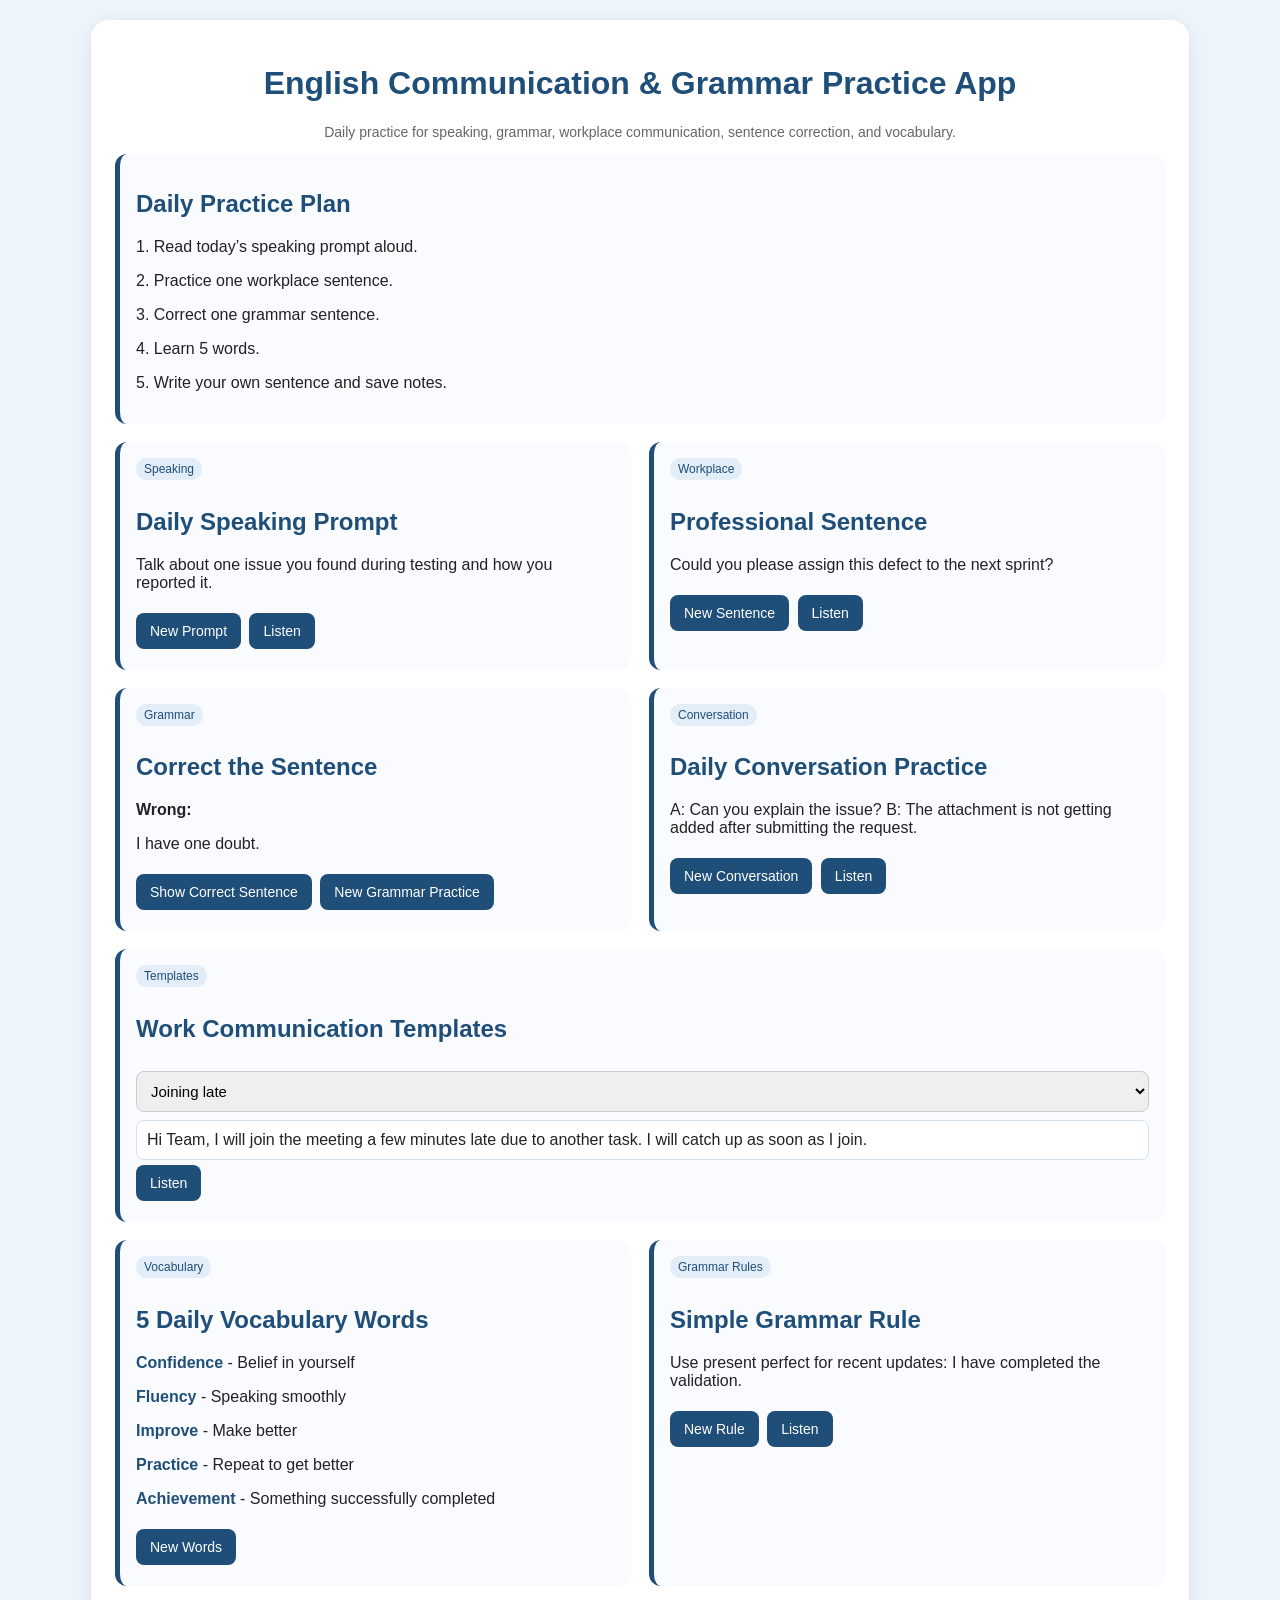
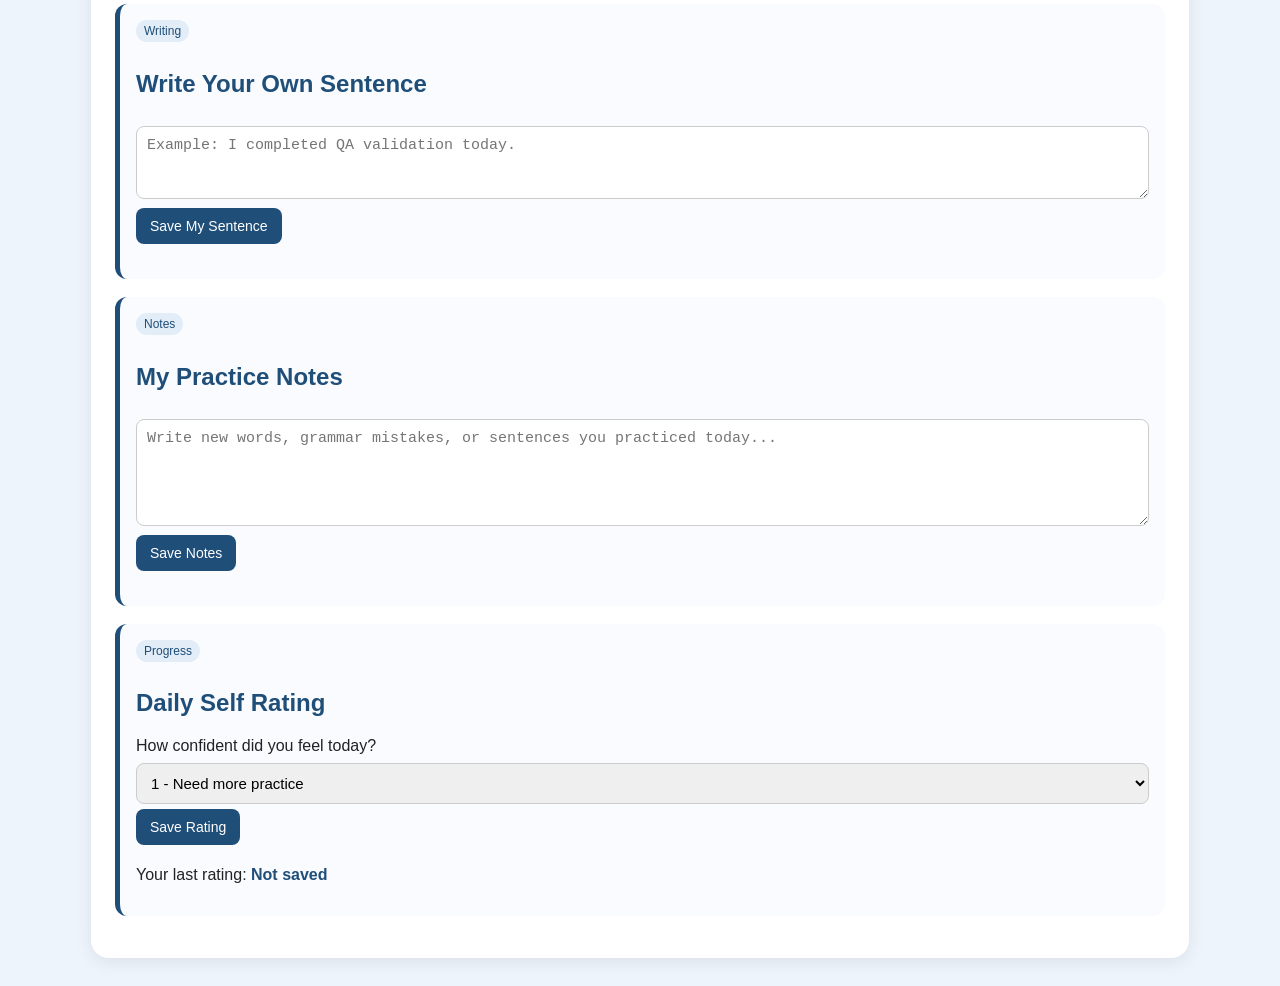
<file: english_communication_grammar_app.html>
<!DOCTYPE html>
<html lang="en">
<head>
  <meta charset="UTF-8" />
  <meta name="viewport" content="width=device-width, initial-scale=1.0" />
  <title>English Communication & Grammar Practice App</title>
  <style>
    body {
      font-family: Arial, sans-serif;
      background: #eef4fb;
      margin: 0;
      padding: 20px;
      color: #222;
    }
    .container {
      max-width: 1050px;
      margin: auto;
      background: white;
      padding: 24px;
      border-radius: 18px;
      box-shadow: 0 4px 18px rgba(0,0,0,0.08);
    }
    h1, h2 {
      color: #1f4e79;
    }
    h1 {
      text-align: center;
    }
    .grid {
      display: grid;
      grid-template-columns: repeat(auto-fit, minmax(300px, 1fr));
      gap: 18px;
    }
    .card {
      background: #f9fbff;
      border-left: 5px solid #1f4e79;
      padding: 16px;
      border-radius: 12px;
      margin-bottom: 18px;
    }
    button {
      background: #1f4e79;
      color: white;
      border: none;
      padding: 10px 14px;
      margin: 5px 4px 5px 0;
      border-radius: 8px;
      cursor: pointer;
      font-size: 14px;
    }
    button:hover {
      background: #163a59;
    }
    textarea, input, select {
      width: 100%;
      padding: 10px;
      margin-top: 8px;
      border-radius: 8px;
      border: 1px solid #ccc;
      font-size: 15px;
      box-sizing: border-box;
    }
    .answer {
      background: #fff;
      border: 1px solid #d7e2ef;
      padding: 10px;
      border-radius: 8px;
      margin-top: 8px;
      display: none;
    }
    .small {
      font-size: 14px;
      color: #666;
    }
    .tag {
      display: inline-block;
      background: #e2edf7;
      color: #1f4e79;
      padding: 4px 8px;
      border-radius: 20px;
      font-size: 12px;
      margin-bottom: 8px;
    }
    .word {
      font-weight: bold;
      color: #1f4e79;
    }
    .score {
      font-weight: bold;
      color: #1f4e79;
    }
  </style>
</head>
<body>
  <div class="container">
    <h1>English Communication & Grammar Practice App</h1>
    <p class="small" style="text-align:center;">Daily practice for speaking, grammar, workplace communication, sentence correction, and vocabulary.</p>

    <div class="card">
      <h2>Daily Practice Plan</h2>
      <p>1. Read today’s speaking prompt aloud.</p>
      <p>2. Practice one workplace sentence.</p>
      <p>3. Correct one grammar sentence.</p>
      <p>4. Learn 5 words.</p>
      <p>5. Write your own sentence and save notes.</p>
    </div>

    <div class="grid">
      <div class="card">
        <span class="tag">Speaking</span>
        <h2>Daily Speaking Prompt</h2>
        <p id="prompt"></p>
        <button onclick="newPrompt()">New Prompt</button>
        <button onclick="speakTextById('prompt')">Listen</button>
      </div>

      <div class="card">
        <span class="tag">Workplace</span>
        <h2>Professional Sentence</h2>
        <p id="workplace"></p>
        <button onclick="newWorkplace()">New Sentence</button>
        <button onclick="speakTextById('workplace')">Listen</button>
      </div>
    </div>

    <div class="grid">
      <div class="card">
        <span class="tag">Grammar</span>
        <h2>Correct the Sentence</h2>
        <p><b>Wrong:</b></p>
        <p id="wrongSentence"></p>
        <button onclick="showCorrection()">Show Correct Sentence</button>
        <button onclick="newGrammar()">New Grammar Practice</button>
        <div class="answer" id="grammarAnswer"></div>
      </div>

      <div class="card">
        <span class="tag">Conversation</span>
        <h2>Daily Conversation Practice</h2>
        <p id="conversation"></p>
        <button onclick="newConversation()">New Conversation</button>
        <button onclick="speakTextById('conversation')">Listen</button>
      </div>
    </div>

    <div class="card">
      <span class="tag">Templates</span>
      <h2>Work Communication Templates</h2>
      <select id="templateSelect" onchange="showTemplate()">
        <option value="late">Joining late</option>
        <option value="defect">Defect update</option>
        <option value="ooo">Out of office</option>
        <option value="clarify">Asking for clarification</option>
        <option value="status">Daily status update</option>
      </select>
      <div class="answer" style="display:block;" id="templateBox"></div>
      <button onclick="speakTextById('templateBox')">Listen</button>
    </div>

    <div class="grid">
      <div class="card">
        <span class="tag">Vocabulary</span>
        <h2>5 Daily Vocabulary Words</h2>
        <div id="vocab"></div>
        <button onclick="newVocab()">New Words</button>
      </div>

      <div class="card">
        <span class="tag">Grammar Rules</span>
        <h2>Simple Grammar Rule</h2>
        <p id="rule"></p>
        <button onclick="newRule()">New Rule</button>
        <button onclick="speakTextById('rule')">Listen</button>
      </div>
    </div>

    <div class="card">
      <span class="tag">Writing</span>
      <h2>Write Your Own Sentence</h2>
      <textarea id="mySentence" rows="3" placeholder="Example: I completed QA validation today."></textarea>
      <button onclick="saveSentence()">Save My Sentence</button>
      <p class="small" id="sentenceSaved"></p>
    </div>

    <div class="card">
      <span class="tag">Notes</span>
      <h2>My Practice Notes</h2>
      <textarea id="notes" rows="5" placeholder="Write new words, grammar mistakes, or sentences you practiced today..."></textarea>
      <button onclick="saveNotes()">Save Notes</button>
      <p class="small" id="saveMessage"></p>
    </div>

    <div class="card">
      <span class="tag">Progress</span>
      <h2>Daily Self Rating</h2>
      <label>How confident did you feel today?</label>
      <select id="rating">
        <option value="1">1 - Need more practice</option>
        <option value="2">2 - Okay</option>
        <option value="3">3 - Good</option>
        <option value="4">4 - Very good</option>
        <option value="5">5 - Excellent</option>
      </select>
      <button onclick="saveRating()">Save Rating</button>
      <p>Your last rating: <span class="score" id="lastRating">Not saved</span></p>
    </div>
  </div>

<script>
const prompts = [
  "Introduce yourself. Talk about your job, your family, and your English learning goal.",
  "Describe your daily work routine using simple past and present tense.",
  "Talk about one issue you found during testing and how you reported it.",
  "Explain why communication is important in a software team.",
  "Describe your weekend plan using future tense.",
  "Explain one Java or API testing concept in simple English.",
  "Talk about a meeting you attended recently.",
  "Describe one habit you want to improve this month."
];

const workplaceSentences = [
  "I have completed the QA validation and attached the test results to the story.",
  "I found a regression defect and created a ticket for the development team.",
  "Could you please assign this defect to the next sprint?",
  "I have not seen any Splunk exceptions in the QA environment.",
  "I will join the meeting a few minutes late due to another task.",
  "Please let me know if you need any additional details from my side.",
  "I am currently working on functional and integration testing.",
  "The API response is not matching the expected result."
];

const grammarItems = [
  {
    wrong: "I am working in this issue.",
    correct: "I am working on this issue.",
    reason: "Use 'working on' when talking about a task or issue."
  },
  {
    wrong: "I have completed testing yesterday.",
    correct: "I completed testing yesterday.",
    reason: "Use simple past with a finished time like yesterday."
  },
  {
    wrong: "Please assign these defects in next sprint.",
    correct: "Please assign these defects to the next sprint.",
    reason: "Use 'assign to' and say 'the next sprint'."
  },
  {
    wrong: "I did not seen any exception.",
    correct: "I did not see any exception.",
    reason: "After 'did not', use the base verb: see."
  },
  {
    wrong: "I will be login late today.",
    correct: "I will log in late today.",
    reason: "Use 'log in' as the verb."
  },
  {
    wrong: "Kindly help me to keep this defect in sprint.",
    correct: "Could you please include this defect in the sprint?",
    reason: "This sounds more natural and professional."
  },
  {
    wrong: "I have one doubt.",
    correct: "I have one question.",
    reason: "In workplace English, 'question' sounds more natural than 'doubt'."
  }
];

const conversations = [
  "A: How is your work going today? B: It is going well. I am currently working on API validation.",
  "A: Did you complete the testing? B: Yes, I completed the testing and shared the results.",
  "A: Can you explain the issue? B: The attachment is not getting added after submitting the request.",
  "A: Do you need any help? B: Yes, could you please help me clarify the expected behavior?",
  "A: What are your plans for today? B: I will complete my assigned tasks and practice English for ten minutes."
];

const vocabSets = [
  [["Collaborate","Work together"],["Deadline","Due date"],["Priority","Most important task"],["Feedback","Suggestions for improvement"],["Resolve","Fix or complete something"]],
  [["Clarify","Make something clear"],["Validate","Check if something is correct"],["Defect","A problem or bug"],["Requirement","What needs to be done"],["Progress","Movement toward completion"]],
  [["Confidence","Belief in yourself"],["Fluency","Speaking smoothly"],["Improve","Make better"],["Practice","Repeat to get better"],["Achievement","Something successfully completed"]],
  [["Concern","A worry or issue"],["Available","Free or ready to use"],["Expected","What should happen"],["Actual","What really happened"],["Scenario","A situation or test case"]]
];

const rules = [
  "Use 'on' with tasks: I am working on the defect.",
  "Use simple past for finished actions: I completed testing yesterday.",
  "Use present perfect for recent updates: I have completed the validation.",
  "Use polite workplace English: Could you please review this?",
  "Use 'question' instead of 'doubt' in professional English.",
  "Use 'log in' for entering a system: I will log in at 9 AM.",
  "Use 'attach to' for documents: I attached the results to the story."
];

const templates = {
  late: "Hi Team, I will join the meeting a few minutes late due to another task. I will catch up as soon as I join.",
  defect: "Hi Team, I found a regression defect during QA validation. The issue is reproducible, and I have added the steps, expected result, actual result, and screenshots in the ticket.",
  ooo: "Hi Team, I will be out of office today due to personal work. I will check my messages later and respond if anything is urgent.",
  clarify: "Hi Team, could you please clarify the expected behavior for this scenario? I want to confirm before completing the validation.",
  status: "Hi Team, today I completed QA validation for the assigned story. I am currently working on API testing, and I will share updates if I find any issues."
};

let currentGrammar = grammarItems[0];

function randomItem(arr) {
  return arr[Math.floor(Math.random() * arr.length)];
}
function newPrompt() {
  document.getElementById("prompt").innerText = randomItem(prompts);
}
function newWorkplace() {
  document.getElementById("workplace").innerText = randomItem(workplaceSentences);
}
function newGrammar() {
  currentGrammar = randomItem(grammarItems);
  document.getElementById("wrongSentence").innerText = currentGrammar.wrong;
  document.getElementById("grammarAnswer").style.display = "none";
  document.getElementById("grammarAnswer").innerHTML = "";
}
function showCorrection() {
  const box = document.getElementById("grammarAnswer");
  box.style.display = "block";
  box.innerHTML = "<b>Correct:</b> " + currentGrammar.correct + "<br><br><b>Reason:</b> " + currentGrammar.reason;
}
function newConversation() {
  document.getElementById("conversation").innerText = randomItem(conversations);
}
function newVocab() {
  const set = randomItem(vocabSets);
  document.getElementById("vocab").innerHTML = set.map(item => `<p><span class="word">${item[0]}</span> - ${item[1]}</p>`).join("");
}
function newRule() {
  document.getElementById("rule").innerText = randomItem(rules);
}
function showTemplate() {
  const key = document.getElementById("templateSelect").value;
  document.getElementById("templateBox").innerText = templates[key];
}
function speakTextById(id) {
  const text = document.getElementById(id).innerText || document.getElementById(id).value;
  const speech = new SpeechSynthesisUtterance(text);
  speech.lang = "en-US";
  speech.rate = 0.9;
  window.speechSynthesis.speak(speech);
}
function saveNotes() {
  localStorage.setItem("englishNotesFull", document.getElementById("notes").value);
  document.getElementById("saveMessage").innerText = "Notes saved successfully.";
}
function saveSentence() {
  localStorage.setItem("myEnglishSentence", document.getElementById("mySentence").value);
  document.getElementById("sentenceSaved").innerText = "Your sentence was saved.";
}
function saveRating() {
  const rating = document.getElementById("rating").value;
  localStorage.setItem("englishRatingFull", rating);
  document.getElementById("lastRating").innerText = rating + "/5";
}
window.onload = function() {
  newPrompt();
  newWorkplace();
  newGrammar();
  newConversation();
  newVocab();
  newRule();
  showTemplate();
  document.getElementById("notes").value = localStorage.getItem("englishNotesFull") || "";
  document.getElementById("mySentence").value = localStorage.getItem("myEnglishSentence") || "";
  const savedRating = localStorage.getItem("englishRatingFull");
  if (savedRating) document.getElementById("lastRating").innerText = savedRating + "/5";
};
</script>
</body>
</html>
</file>
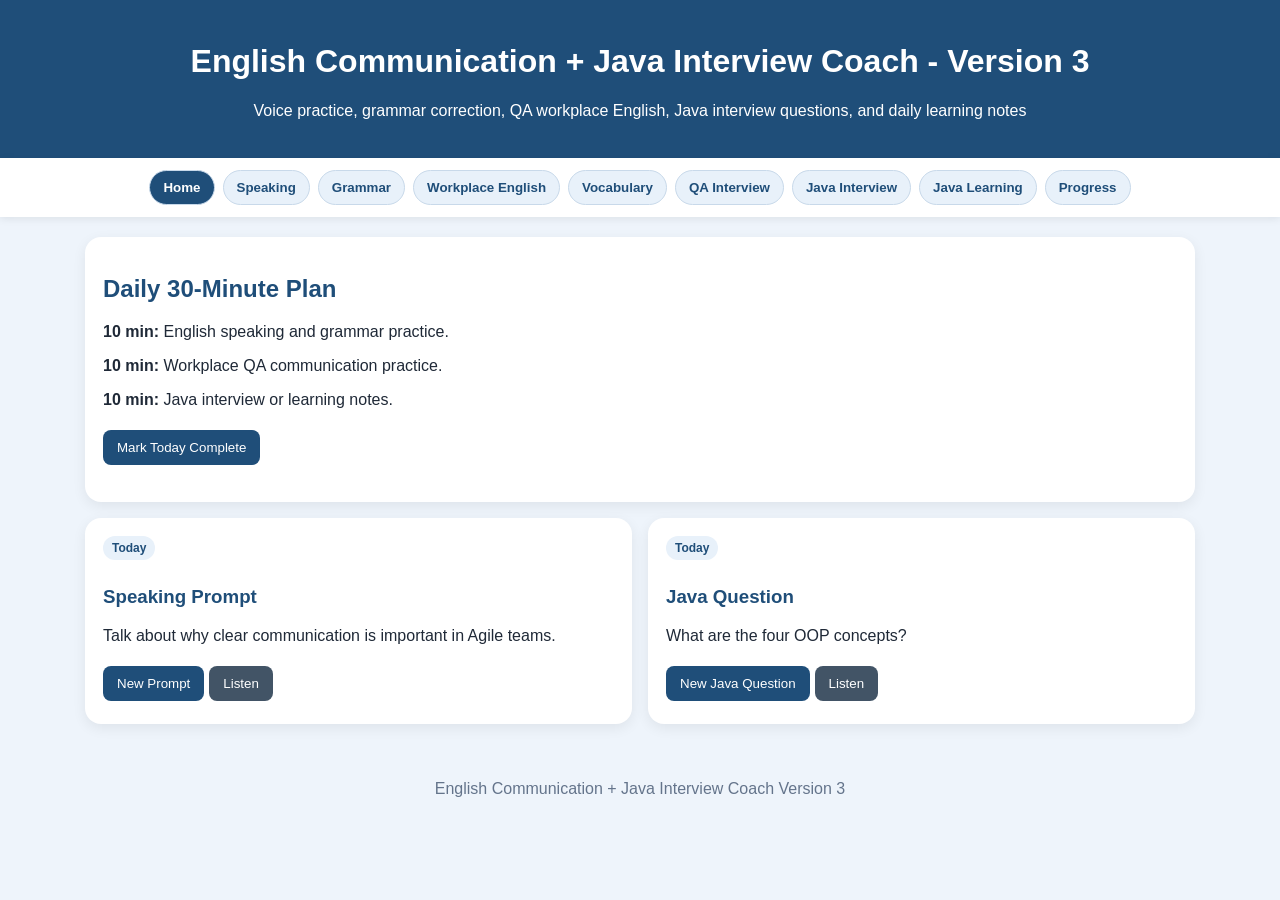
<file: index_java_english_v3.html>
<!DOCTYPE html>
<html lang="en">
<head>
<meta charset="UTF-8">
<meta name="viewport" content="width=device-width, initial-scale=1.0">
<title>English + Java Interview Coach V3</title>
<style>
*{box-sizing:border-box}body{margin:0;font-family:Arial,sans-serif;background:#eef4fb;color:#1f2937}
header{background:#1f4e79;color:white;padding:22px;text-align:center}
nav{display:flex;flex-wrap:wrap;gap:8px;justify-content:center;background:white;padding:12px;position:sticky;top:0;z-index:10;box-shadow:0 2px 8px rgba(0,0,0,.08)}
nav button{background:#e8f1fa;color:#1f4e79;border:1px solid #c8d9ea;border-radius:20px;padding:9px 13px;cursor:pointer;font-weight:600}
nav button.active{background:#1f4e79;color:white}
main{max-width:1150px;margin:auto;padding:20px}.section{display:none}.section.active{display:block}
.grid{display:grid;grid-template-columns:repeat(auto-fit,minmax(280px,1fr));gap:16px}
.card{background:white;padding:18px;border-radius:16px;box-shadow:0 4px 14px rgba(0,0,0,.07);margin-bottom:16px}
h2,h3{color:#1f4e79}button.action{background:#1f4e79;color:white;border:0;border-radius:8px;padding:10px 14px;margin:5px 5px 5px 0;cursor:pointer}
button.action.secondary{background:#425466}textarea,input,select{width:100%;padding:11px;border:1px solid #cbd5e1;border-radius:10px;font-size:15px;margin-top:7px}
.result{background:#f8fbff;border-left:5px solid #1f4e79;padding:12px;border-radius:10px;margin-top:10px;white-space:pre-wrap;line-height:1.5}
.small{color:#64748b;font-size:14px}.pill{display:inline-block;background:#e8f1fa;color:#1f4e79;padding:5px 9px;border-radius:20px;font-size:12px;font-weight:bold;margin-bottom:8px}
.score{font-size:34px;color:#1f4e79;font-weight:bold}.word{font-weight:bold;color:#1f4e79}footer{text-align:center;color:#64748b;padding:20px}
pre{background:#0f172a;color:#e2e8f0;padding:12px;border-radius:10px;overflow:auto}
</style>
</head>
<body>
<header>
<h1>English Communication + Java Interview Coach - Version 3</h1>
<p>Voice practice, grammar correction, QA workplace English, Java interview questions, and daily learning notes</p>
</header>

<nav>
<button class="active" onclick="showSection('home',this)">Home</button>
<button onclick="showSection('speaking',this)">Speaking</button>
<button onclick="showSection('grammar',this)">Grammar</button>
<button onclick="showSection('workplace',this)">Workplace English</button>
<button onclick="showSection('vocab',this)">Vocabulary</button>
<button onclick="showSection('qaInterview',this)">QA Interview</button>
<button onclick="showSection('javaInterview',this)">Java Interview</button>
<button onclick="showSection('javaLearning',this)">Java Learning</button>
<button onclick="showSection('progress',this)">Progress</button>
</nav>

<main>
<section id="home" class="section active">
<div class="card">
<h2>Daily 30-Minute Plan</h2>
<p><b>10 min:</b> English speaking and grammar practice.</p>
<p><b>10 min:</b> Workplace QA communication practice.</p>
<p><b>10 min:</b> Java interview or learning notes.</p>
<button class="action" onclick="markPractice()">Mark Today Complete</button>
<p id="homeMsg" class="small"></p>
</div>
<div class="grid">
<div class="card"><span class="pill">Today</span><h3>Speaking Prompt</h3><p id="dailyPrompt"></p><button class="action" onclick="newDailyPrompt()">New Prompt</button><button class="action secondary" onclick="speakText('dailyPrompt')">Listen</button></div>
<div class="card"><span class="pill">Today</span><h3>Java Question</h3><p id="homeJavaQuestion"></p><button class="action" onclick="newHomeJava()">New Java Question</button><button class="action secondary" onclick="speakText('homeJavaQuestion')">Listen</button></div>
</div>
</section>

<section id="speaking" class="section">
<div class="card">
<h2>Voice Speaking Practice</h2>
<p class="small">Works best in Chrome. Click Start, speak in English, then check your text.</p>
<button class="action" onclick="startVoice()">Start Speaking</button>
<button class="action secondary" onclick="stopVoice()">Stop</button>
<textarea id="voiceText" rows="5" placeholder="Your spoken text will appear here..."></textarea>
<button class="action" onclick="analyzeSpeech()">Analyze Speaking</button>
<div id="speechResult" class="result">Your feedback will appear here.</div>
</div>
</section>

<section id="grammar" class="section">
<div class="card">
<h2>Grammar Checker</h2>
<textarea id="grammarInput" rows="4" placeholder="Example: I have completed testing yesterday."></textarea>
<button class="action" onclick="checkGrammar()">Check Grammar</button>
<button class="action secondary" onclick="loadGrammarExample()">Load Example</button>
<div id="grammarOutput" class="result">Correction will appear here.</div>
</div>
<div class="card"><h3>Common Grammar Rule</h3><p id="ruleText"></p><button class="action" onclick="newRule()">New Rule</button><button class="action secondary" onclick="speakText('ruleText')">Listen</button></div>
</section>

<section id="workplace" class="section">
<div class="card">
<h2>QA / IT Workplace Communication</h2>
<select id="templateType" onchange="showTemplate()">
<option value="status">Daily status update</option><option value="defect">Defect report</option><option value="clarify">Ask for clarification</option><option value="late">Joining late</option><option value="ooo">Out of office</option><option value="sprint">Sprint request</option>
</select>
<div id="templateOutput" class="result"></div>
<button class="action" onclick="copyText('templateOutput')">Copy Template</button><button class="action secondary" onclick="speakText('templateOutput')">Listen</button>
</div>
<div class="card"><h3>Practice Sentence</h3><p id="qaSentence"></p><button class="action" onclick="newQASentence()">New QA Sentence</button><button class="action secondary" onclick="speakText('qaSentence')">Listen</button></div>
</section>

<section id="vocab" class="section">
<div class="card"><h2>Daily 10 Vocabulary Words</h2><div id="vocabList"></div><button class="action" onclick="newVocab()">New 10 Words</button></div>
</section>

<section id="qaInterview" class="section">
<div class="card"><h2>QA / Selenium / API Interview Practice</h2><p id="interviewQuestion"></p><button class="action" onclick="newInterviewQuestion()">New Question</button><button class="action secondary" onclick="showInterviewAnswer()">Show Sample Answer</button><div id="interviewAnswer" class="result"></div></div>
</section>

<section id="javaInterview" class="section">
<div class="card">
<h2>Java Interview Questions</h2>
<select id="javaCategory" onchange="newJavaQuestion()">
<option value="core">Core Java</option>
<option value="oop">OOP</option>
<option value="collections">Collections</option>
<option value="exceptions">Exceptions</option>
<option value="streams">Streams & Lambda</option>
<option value="api">Java API / Spring Boot</option>
</select>
<p id="javaQuestion"></p>
<button class="action" onclick="newJavaQuestion()">New Java Question</button>
<button class="action secondary" onclick="showJavaAnswer()">Show Answer</button>
<button class="action secondary" onclick="speakText('javaQuestion')">Listen</button>
<div id="javaAnswer" class="result"></div>
</div>
<div class="card">
<h3>Write Your Answer</h3>
<textarea id="javaMyAnswer" rows="5" placeholder="Write your own answer here..."></textarea>
<button class="action" onclick="saveJavaAnswer()">Save My Answer</button>
<p id="javaSaveMsg" class="small"></p>
</div>
</section>

<section id="javaLearning" class="section">
<div class="card">
<h2>Java Learning Document</h2>
<select id="javaTopic" onchange="showJavaTopic()">
<option value="day1">Day 1 - Java Basics</option>
<option value="day2">Day 2 - OOP Concepts</option>
<option value="day3">Day 3 - Collections</option>
<option value="day4">Day 4 - Exception Handling</option>
<option value="day5">Day 5 - Streams and Lambda</option>
<option value="day6">Day 6 - REST API Basics</option>
<option value="day7">Day 7 - Spring Boot Basics</option>
<option value="day8">Day 8 - Interview Revision</option>
</select>
<div id="javaTopicOutput" class="result"></div>
<button class="action" onclick="copyText('javaTopicOutput')">Copy Notes</button>
<button class="action secondary" onclick="speakText('javaTopicOutput')">Listen</button>
</div>
<div class="card">
<h3>Java Code Practice</h3>
<select id="codeExample" onchange="showCodeExample()">
<option value="list">ArrayList Example</option>
<option value="map">HashMap Example</option>
<option value="stream">Stream Filter Example</option>
<option value="exception">Try-Catch Example</option>
<option value="pojo">POJO Class Example</option>
</select>
<pre id="codeOutput"></pre>
</div>
</section>

<section id="progress" class="section">
<div class="grid">
<div class="card"><h2>Practice Streak</h2><div class="score" id="streakCount">0</div><p>days completed</p><button class="action" onclick="markPractice()">Mark Today Complete</button></div>
<div class="card"><h2>Confidence Rating</h2><select id="confidence"><option value="1">1 - Need more practice</option><option value="2">2 - Okay</option><option value="3">3 - Good</option><option value="4">4 - Very good</option><option value="5">5 - Excellent</option></select><button class="action" onclick="saveConfidence()">Save Rating</button><p>Last rating: <span class="score" id="lastConfidence" style="font-size:22px;">Not saved</span></p></div>
</div>
<div class="card"><h2>Practice Notes</h2><textarea id="notes" rows="6" placeholder="Write your new words, grammar mistakes, Java notes, and interview answers..."></textarea><button class="action" onclick="saveNotes()">Save Notes</button><p id="notesMsg" class="small"></p></div>
</section>
</main>

<footer>English Communication + Java Interview Coach Version 3</footer>

<script>
const prompts=["Introduce yourself professionally. Mention your QA role, Java learning goal, and communication goal.","Explain your daily work routine as a QA tester.","Describe a defect you found and how you reported it.","Explain one Java concept in simple English.","Talk about why clear communication is important in Agile teams."];
const qaSentences=["I validated the request and response payloads in Swagger.","The defect is reproducible in the QA environment.","I added the steps to reproduce, expected result, actual result, and screenshots.","I completed functional, integration, and end-to-end testing.","The API is returning a system exception while connecting to the downstream service."];
const rules=["Use 'working on' for tasks: I am working on this defect.","Use simple past with finished time: I completed testing yesterday.","After 'did not', use base verb: I did not see any exception.","Use 'question' instead of 'doubt' in workplace English.","Use 'assign to': Please assign this defect to the next sprint."];
const templates={status:"Hi Team,\n\nToday I completed QA validation for the assigned story. I also reviewed the API response and documented my test results. I will continue with end-to-end validation and share updates if I find any issues.\n\nThanks.",defect:"Hi Team,\n\nI found a regression defect during QA validation. The issue is reproducible. I have added the steps to reproduce, expected result, actual result, screenshots, and logs in the defect ticket.\n\nThanks.",clarify:"Hi Team,\n\nCould you please clarify the expected behavior for this scenario? I want to confirm the requirement before completing the validation.\n\nThanks.",late:"Hi Team,\n\nI will join the meeting a few minutes late due to another task. I will catch up as soon as I join.\n\nThanks.",ooo:"Hi Team,\n\nI will be out of office today due to personal work. I will check messages later and respond if anything is urgent.\n\nThanks.",sprint:"Hi Team,\n\nCould you please include these defects in the next sprint? These issues were found during QA validation and need development review.\n\nThanks."};
const vocabGroups=[[["Clarify","Make something clear","Could you please clarify this requirement?"],["Validate","Check correctness","I validated the API response."],["Defect","Bug or issue","I found a defect in QA."],["Reproduce","Make the issue happen again","I can reproduce this issue."],["Scenario","Test situation","This scenario is failing."],["Expected","What should happen","The expected result is successful submission."],["Actual","What happened","The actual result is an error."],["Priority","Importance level","This is a high-priority defect."],["Resolve","Fix","The team resolved the issue."],["Confirm","Verify","Please confirm the expected behavior."]]];
const qaInterview=[{q:"What is regression testing?",a:"Regression testing confirms that new code changes did not break existing functionality."},{q:"What is API testing?",a:"API testing validates request payloads, response payloads, status codes, headers, authentication, and business rules."},{q:"What details do you include in a defect ticket?",a:"Title, environment, steps to reproduce, expected result, actual result, screenshots, logs, severity, priority, and test data."}];

const javaQuestions={
core:[
{q:"What is Java?",a:"Java is a high-level, object-oriented programming language. It is platform independent because Java code is compiled into bytecode and runs on the JVM."},
{q:"What is JVM, JRE, and JDK?",a:"JVM runs Java bytecode. JRE contains JVM and libraries to run Java applications. JDK contains JRE plus development tools like javac."},
{q:"What is the difference between == and equals()?",a:"== compares references for objects. equals() compares object content if the class overrides it, such as String."}
],
oop:[
{q:"What are the four OOP concepts?",a:"Encapsulation, inheritance, polymorphism, and abstraction."},
{q:"What is encapsulation?",a:"Encapsulation means wrapping data and methods together and controlling access using private fields with public getters and setters."},
{q:"What is method overloading and overriding?",a:"Overloading means same method name with different parameters in the same class. Overriding means child class provides its own implementation of a parent method."}
],
collections:[
{q:"Difference between ArrayList and LinkedList?",a:"ArrayList is faster for searching by index. LinkedList is better for frequent insertions and deletions in the middle."},
{q:"Difference between HashMap and Hashtable?",a:"HashMap is not synchronized and allows one null key. Hashtable is synchronized and does not allow null keys or null values."},
{q:"Difference between Set and List?",a:"List allows duplicates and maintains insertion order. Set does not allow duplicates."}
],
exceptions:[
{q:"What is exception handling?",a:"Exception handling manages runtime errors using try, catch, finally, throw, and throws."},
{q:"Difference between checked and unchecked exceptions?",a:"Checked exceptions are checked at compile time, such as IOException. Unchecked exceptions occur at runtime, such as NullPointerException."},
{q:"What is finally block?",a:"finally block executes whether an exception occurs or not. It is commonly used for cleanup."}
],
streams:[
{q:"What is a lambda expression?",a:"A lambda expression is a short way to write anonymous functions, commonly used with functional interfaces."},
{q:"What is Java Stream API?",a:"Stream API processes collections in a functional style using operations like filter, map, sorted, and collect."},
{q:"Difference between map and filter?",a:"filter selects elements based on a condition. map transforms each element into another value."}
],
api:[
{q:"What is REST API?",a:"REST API is an architectural style for communication over HTTP using methods like GET, POST, PUT, PATCH, and DELETE."},
{q:"What is Spring Boot?",a:"Spring Boot helps build Java applications quickly with auto-configuration, embedded servers, and production-ready features."},
{q:"What is @RestController?",a:"@RestController is a Spring annotation used to create REST APIs. It combines @Controller and @ResponseBody."}
]
};

const javaDocs={
day1:"Day 1 - Java Basics\n\nJava is object-oriented and platform independent. Main concepts: class, object, method, variable, data type, constructor, and main method.\n\nImportant terms:\n- Class: Blueprint\n- Object: Instance of class\n- Method: Behavior/action\n- Constructor: Initializes object\n\nPractice: Create a Student class with name, age, and display method.",
day2:"Day 2 - OOP Concepts\n\nFour pillars of OOP:\n1. Encapsulation - data hiding using private fields and public methods.\n2. Inheritance - child class reuses parent class features.\n3. Polymorphism - one name, many forms.\n4. Abstraction - hiding implementation and showing only necessary details.\n\nInterview tip: Explain with real-time examples.",
day3:"Day 3 - Collections\n\nCollections store groups of objects.\n- List: allows duplicates, ordered. Example: ArrayList.\n- Set: no duplicates. Example: HashSet.\n- Map: key-value pairs. Example: HashMap.\n\nCommon interview topics: ArrayList vs LinkedList, HashMap internal working, Set vs List.",
day4:"Day 4 - Exception Handling\n\nException handling prevents application failure. Keywords: try, catch, finally, throw, throws.\n\nChecked exceptions are compile-time exceptions. Unchecked exceptions are runtime exceptions.\n\nBest practice: Catch specific exceptions and avoid empty catch blocks.",
day5:"Day 5 - Streams and Lambda\n\nLambda expressions simplify code. Stream API helps process collections.\n\nCommon methods: filter, map, collect, forEach, sorted.\n\nExample: list.stream().filter(x -> x.startsWith(\"A\")).collect(Collectors.toList());",
day6:"Day 6 - REST API Basics\n\nREST APIs use HTTP methods.\nGET - retrieve data\nPOST - create data\nPUT - update complete data\nPATCH - partial update\nDELETE - remove data\n\nCommon status codes: 200 OK, 201 Created, 400 Bad Request, 401 Unauthorized, 404 Not Found, 500 Server Error.",
day7:"Day 7 - Spring Boot Basics\n\nSpring Boot is used to build Java applications quickly.\nImportant annotations:\n@SpringBootApplication\n@RestController\n@GetMapping\n@PostMapping\n@Service\n@Repository\n@Autowired\n\nUse Spring Boot for REST APIs and microservices.",
day8:"Day 8 - Interview Revision\n\nRevise these topics:\n1. JVM/JRE/JDK\n2. OOP concepts\n3. Collections\n4. Exception handling\n5. Streams and lambda\n6. REST API basics\n7. Spring Boot annotations\n\nPractice explaining every answer in simple English."
};

const codeExamples={
list:`import java.util.*;

public class ArrayListExample {
  public static void main(String[] args) {
    List<String> names = new ArrayList<>();
    names.add("Suresh");
    names.add("Ravi");
    names.add("Anil");

    for (String name : names) {
      System.out.println(name);
    }
  }
}`,
map:`import java.util.*;

public class HashMapExample {
  public static void main(String[] args) {
    Map<Integer, String> employees = new HashMap<>();
    employees.put(101, "Suresh");
    employees.put(102, "Ravi");

    System.out.println(employees.get(101));
  }
}`,
stream:`import java.util.*;
import java.util.stream.*;

public class StreamExample {
  public static void main(String[] args) {
    List<String> names = Arrays.asList("Suresh", "Sai", "Ravi");

    List<String> result = names.stream()
      .filter(name -> name.startsWith("S"))
      .collect(Collectors.toList());

    System.out.println(result);
  }
}`,
exception:`public class ExceptionExample {
  public static void main(String[] args) {
    try {
      int result = 10 / 0;
    } catch (ArithmeticException e) {
      System.out.println("Cannot divide by zero");
    } finally {
      System.out.println("Execution completed");
    }
  }
}`,
pojo:`public class Employee {
  private int id;
  private String name;

  public Employee(int id, String name) {
    this.id = id;
    this.name = name;
  }

  public int getId() { return id; }
  public String getName() { return name; }
}`
};

let recognition,currentInterview=qaInterview[0],currentJava=javaQuestions.core[0];

function showSection(id,btn){document.querySelectorAll(".section").forEach(s=>s.classList.remove("active"));document.getElementById(id).classList.add("active");document.querySelectorAll("nav button").forEach(b=>b.classList.remove("active"));btn.classList.add("active")}
function pick(a){return a[Math.floor(Math.random()*a.length)]}
function newDailyPrompt(){document.getElementById("dailyPrompt").innerText=pick(prompts)}
function newQASentence(){document.getElementById("qaSentence").innerText=pick(qaSentences)}
function newRule(){document.getElementById("ruleText").innerText=pick(rules)}
function newHomeJava(){document.getElementById("homeJavaQuestion").innerText=pick(javaQuestions.core.concat(javaQuestions.oop,javaQuestions.collections,javaQuestions.exceptions,javaQuestions.streams,javaQuestions.api)).q}
function speakText(id){const el=document.getElementById(id);const text=el.innerText||el.value;const speech=new SpeechSynthesisUtterance(text);speech.lang="en-US";speech.rate=.9;window.speechSynthesis.speak(speech)}
function startVoice(){const SR=window.SpeechRecognition||window.webkitSpeechRecognition;if(!SR){document.getElementById("speechResult").innerText="Voice recognition is not supported in this browser. Please use Google Chrome.";return}recognition=new SR();recognition.lang="en-US";recognition.continuous=true;recognition.interimResults=true;recognition.onresult=e=>{let t="";for(let i=0;i<e.results.length;i++){t+=e.results[i][0].transcript+" "}document.getElementById("voiceText").value=t.trim()};recognition.start();document.getElementById("speechResult").innerText="Listening... Speak clearly and slowly."}
function stopVoice(){if(recognition)recognition.stop();document.getElementById("speechResult").innerText="Voice recording stopped. Click Analyze Speaking."}
function analyzeSpeech(){const t=document.getElementById("voiceText").value.trim();if(!t){document.getElementById("speechResult").innerText="Please speak or type something first.";return}const words=t.split(/\s+/).length;document.getElementById("speechResult").innerText="Words spoken: "+words+"\n"+(words>=40?"Good speaking length.":"Try to speak a little more. Aim for 40+ words.")+"\nTip: Speak slowly and use complete sentences."}
function checkGrammar(){let input=document.getElementById("grammarInput").value.trim();if(!input){document.getElementById("grammarOutput").innerText="Please type a sentence.";return}let corrected=input;let notes=[];const reps=[[/I am working in this issue/gi,"I am working on this issue","Use working on for tasks/issues."],[/I have completed testing yesterday/gi,"I completed testing yesterday","Use simple past with yesterday."],[/I did not seen/gi,"I did not see","After did not, use base verb."],[/assign these defects in next sprint/gi,"assign these defects to the next sprint","Use assign to and the next sprint."],[/I have one doubt/gi,"I have one question","Use question in professional English."]];reps.forEach(([p,r,n])=>{if(p.test(corrected)){corrected=corrected.replace(p,r);notes.push(n)}});if(notes.length===0)notes.push("No common mistake found. Review spelling, tense, and punctuation.");document.getElementById("grammarOutput").innerText="Suggested sentence:\n"+corrected+"\n\nNotes:\n- "+notes.join("\n- ")}
function loadGrammarExample(){document.getElementById("grammarInput").value="I have completed testing yesterday.";checkGrammar()}
function showTemplate(){document.getElementById("templateOutput").innerText=templates[document.getElementById("templateType").value]}
function copyText(id){navigator.clipboard.writeText(document.getElementById(id).innerText);alert("Copied.")}
function newVocab(){const g=pick(vocabGroups);document.getElementById("vocabList").innerHTML=g.map(w=>`<p><span class="word">${w[0]}</span> - ${w[1]}<br><span class="small">Example: ${w[2]}</span></p>`).join("")}
function newInterviewQuestion(){currentInterview=pick(qaInterview);document.getElementById("interviewQuestion").innerText=currentInterview.q;document.getElementById("interviewAnswer").innerText=""}
function showInterviewAnswer(){document.getElementById("interviewAnswer").innerText=currentInterview.a}
function newJavaQuestion(){const cat=document.getElementById("javaCategory").value;currentJava=pick(javaQuestions[cat]);document.getElementById("javaQuestion").innerText=currentJava.q;document.getElementById("javaAnswer").innerText=""}
function showJavaAnswer(){document.getElementById("javaAnswer").innerText=currentJava.a}
function saveJavaAnswer(){localStorage.setItem("javaMyAnswer",document.getElementById("javaMyAnswer").value);document.getElementById("javaSaveMsg").innerText="Java answer saved."}
function showJavaTopic(){document.getElementById("javaTopicOutput").innerText=javaDocs[document.getElementById("javaTopic").value]}
function showCodeExample(){document.getElementById("codeOutput").innerText=codeExamples[document.getElementById("codeExample").value]}
function markPractice(){const today=new Date().toDateString();const last=localStorage.getItem("lastPracticeDay");let streak=Number(localStorage.getItem("practiceStreak")||"0");if(last!==today){streak+=1;localStorage.setItem("lastPracticeDay",today);localStorage.setItem("practiceStreak",streak);document.getElementById("homeMsg").innerText="Great job! Today's practice is marked complete."}else{document.getElementById("homeMsg").innerText="You already marked today's practice complete."}updateProgress()}
function updateProgress(){document.getElementById("streakCount").innerText=localStorage.getItem("practiceStreak")||"0";document.getElementById("notes").value=localStorage.getItem("practiceNotes")||"";document.getElementById("javaMyAnswer").value=localStorage.getItem("javaMyAnswer")||"";const c=localStorage.getItem("confidenceRating");document.getElementById("lastConfidence").innerText=c?c+"/5":"Not saved"}
function saveConfidence(){localStorage.setItem("confidenceRating",document.getElementById("confidence").value);updateProgress()}
function saveNotes(){localStorage.setItem("practiceNotes",document.getElementById("notes").value);document.getElementById("notesMsg").innerText="Notes saved."}
window.onload=()=>{newDailyPrompt();newQASentence();newRule();showTemplate();newVocab();newInterviewQuestion();newJavaQuestion();newHomeJava();showJavaTopic();showCodeExample();updateProgress()}
</script>
</body>
</html>
</file>
<file: style.css>
:root{--blue:#2563eb;--dark:#0f172a;--bg:#f4f7fb;--card:#fff;--text:#1f2937;--muted:#6b7280}
*{box-sizing:border-box}
body{margin:0;font-family:Arial,sans-serif;background:var(--bg);color:var(--text);line-height:1.6}
header{background:linear-gradient(135deg,#0f172a,#1d4ed8);color:white;padding:22px;text-align:center}
header h1{margin:0;font-size:28px}.wrap{max-width:1240px;margin:auto;padding:16px}
.logo{position:absolute;right:18px;top:14px;background:white;color:#1d4ed8;border-radius:12px;padding:8px 10px;font-weight:bold}
.tabs,.subtabs{display:flex;flex-wrap:wrap;gap:8px;margin:16px 0}
.tab,.subtab{border:1px solid #d1d5db;background:white;border-radius:999px;padding:10px 14px;font-weight:bold;cursor:pointer}
.tab.active,.subtab.active{background:var(--blue);color:white}
.section,.subsection{display:none}.section.active,.subsection.active{display:block}
.card,.lesson{background:var(--card);border:1px solid #e5e7eb;border-radius:14px;padding:16px;margin:14px 0;box-shadow:0 2px 8px rgba(0,0,0,.04)}
.grid{display:grid;grid-template-columns:repeat(auto-fit,minmax(310px,1fr));gap:12px}.lesson{border-left:5px solid var(--blue)}
h2{color:#1e3a8a;margin-top:0}h3{margin-bottom:6px}.badge{display:inline-block;background:#dbeafe;color:#1e40af;border-radius:999px;padding:3px 8px;font-size:12px;font-weight:bold}
pre{background:#111827;color:#f9fafb;padding:12px;border-radius:10px;white-space:pre-wrap;overflow:auto}.search{width:100%;padding:12px;border:1px solid #d1d5db;border-radius:10px;font-size:16px}
.note{background:#eff6ff;border-left:5px solid var(--blue);padding:12px;border-radius:10px}.footer{text-align:center;color:var(--muted);padding:24px}
details{background:#f9fafb;border:1px solid #e5e7eb;border-radius:10px;padding:10px;margin:8px 0}summary{cursor:pointer;font-weight:bold}
</file>
